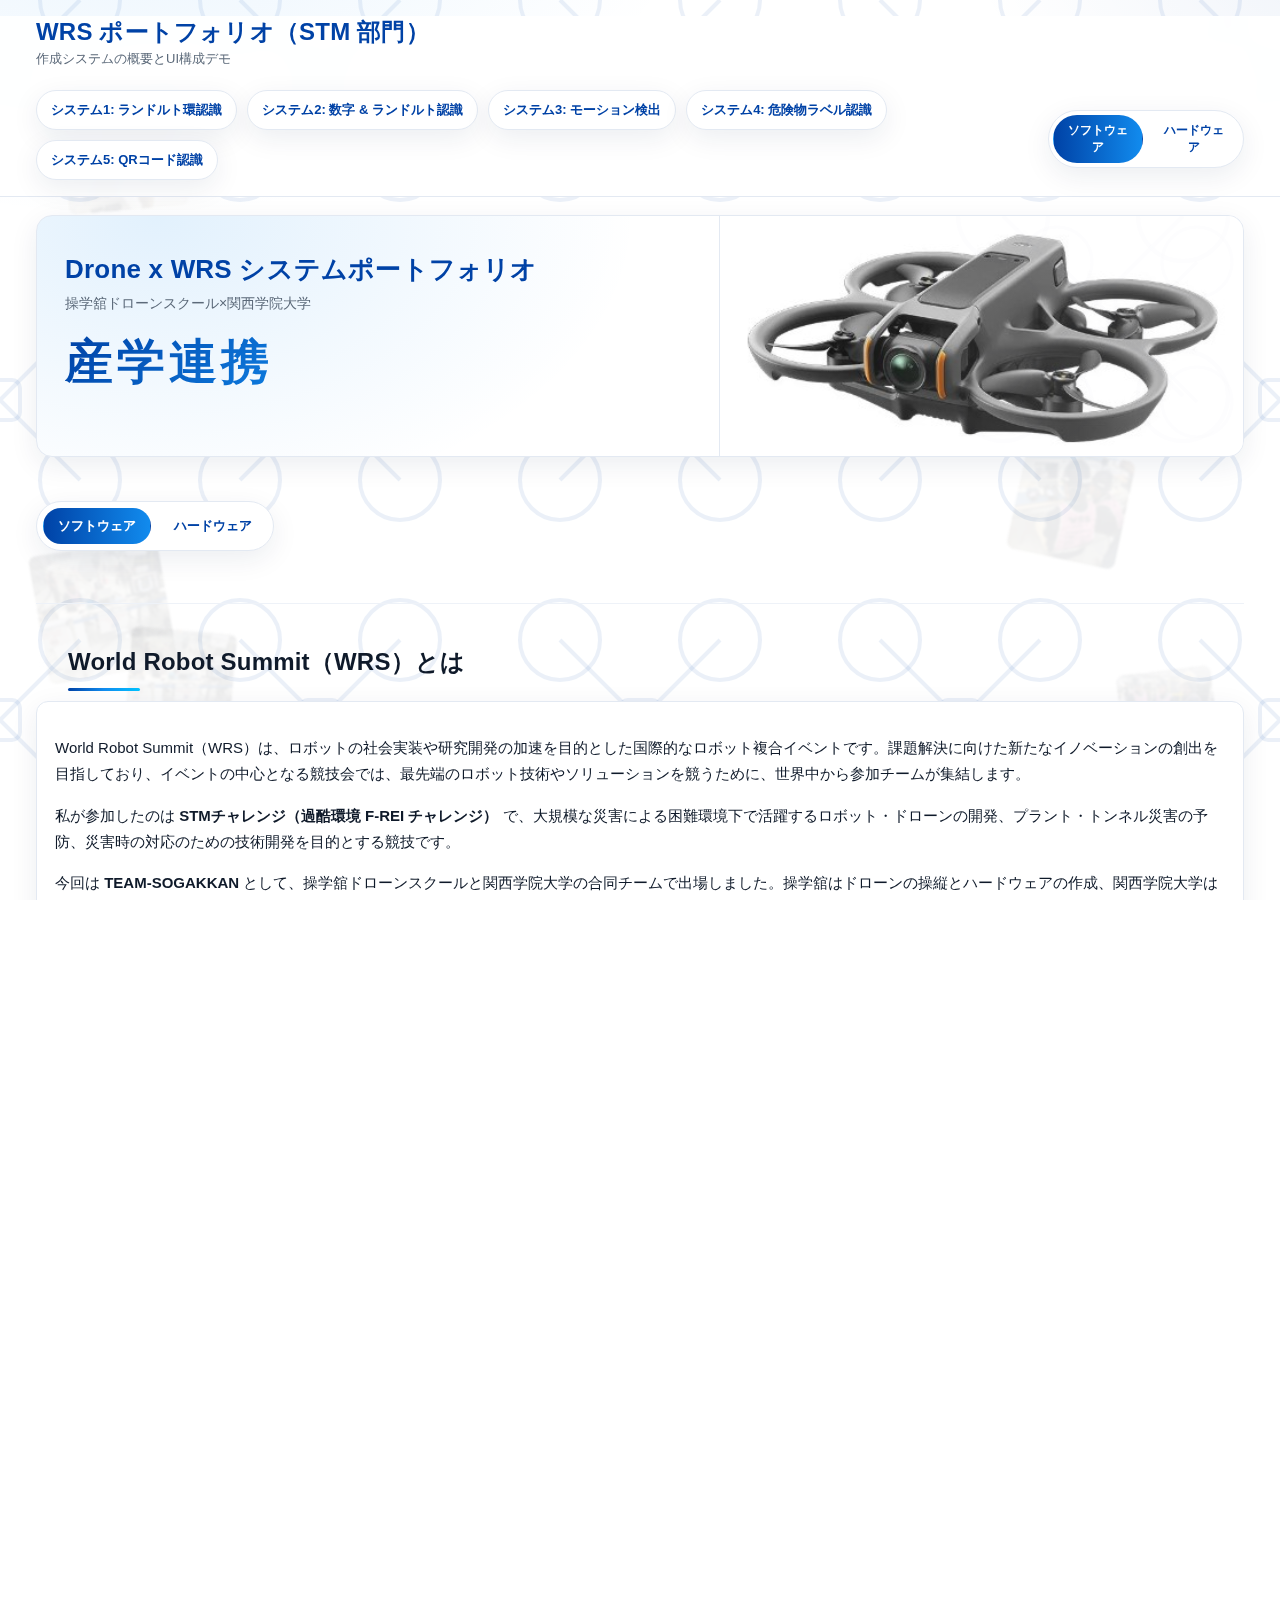
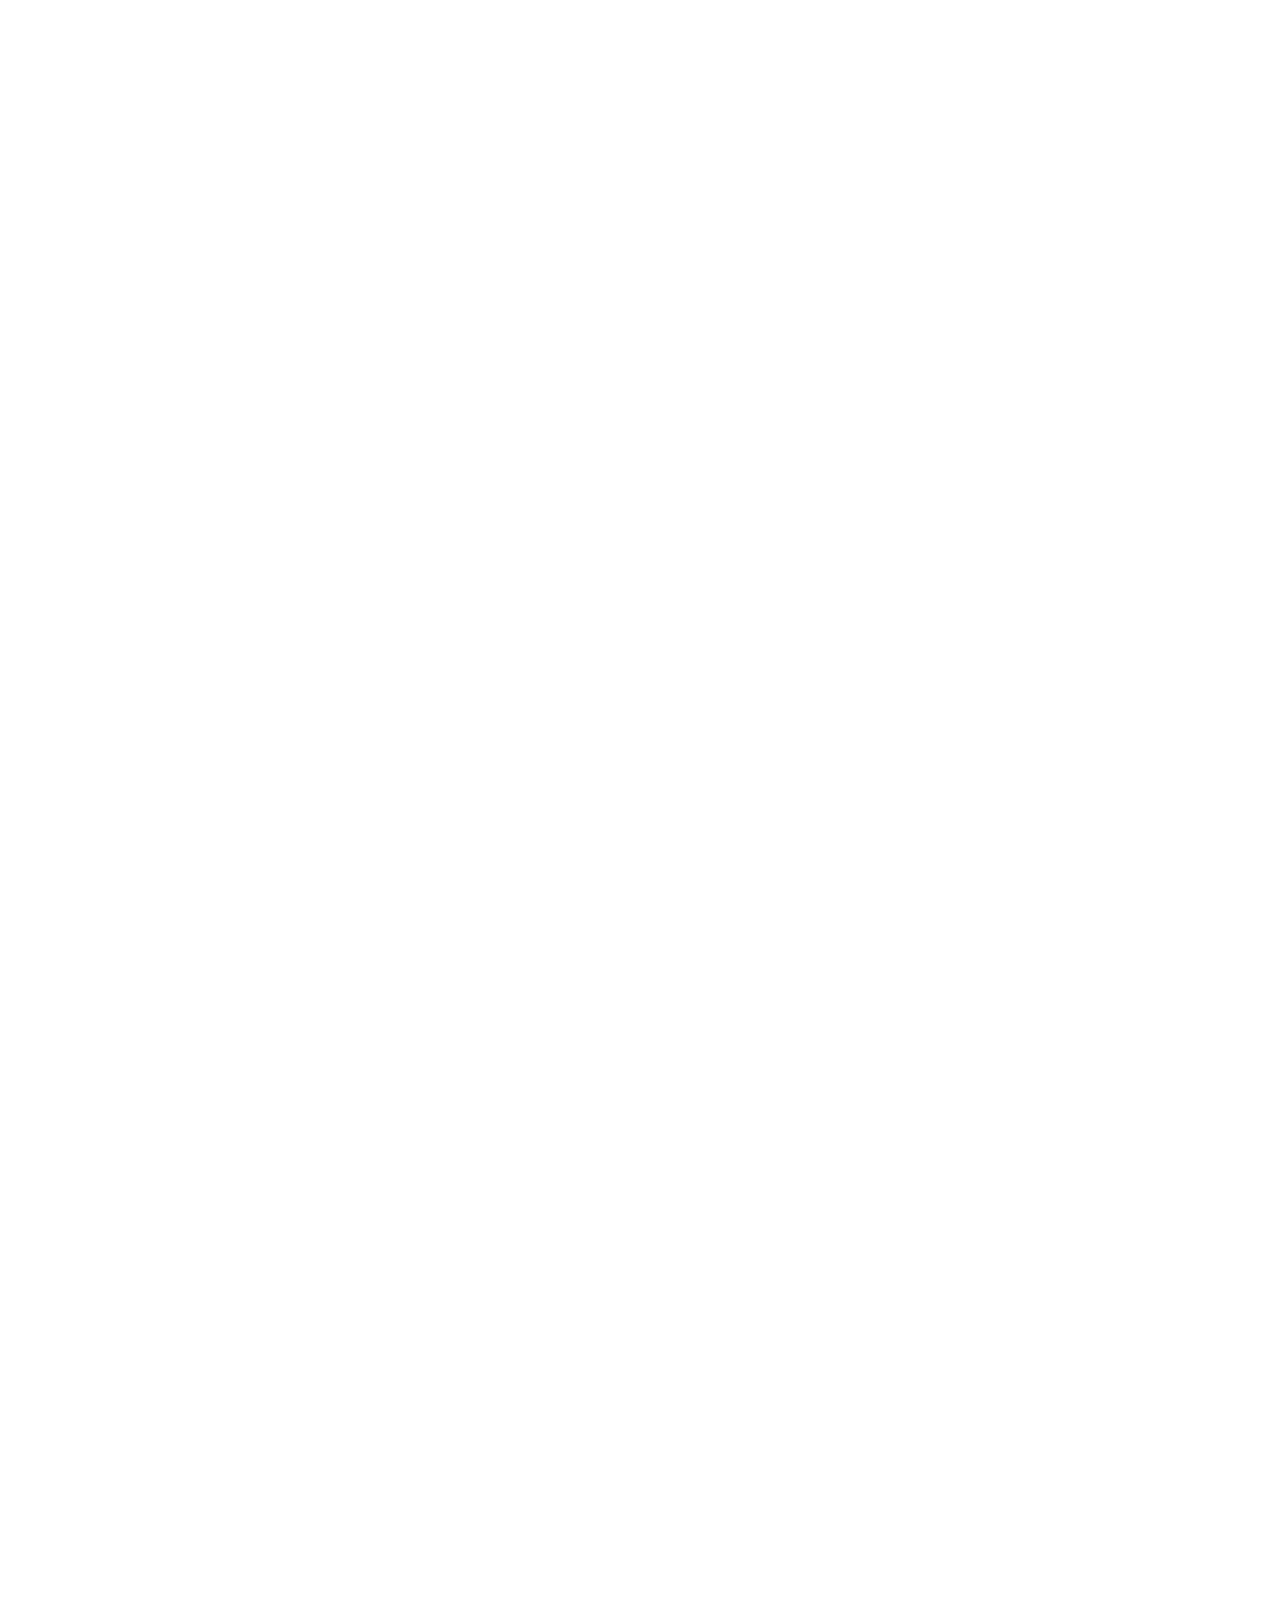
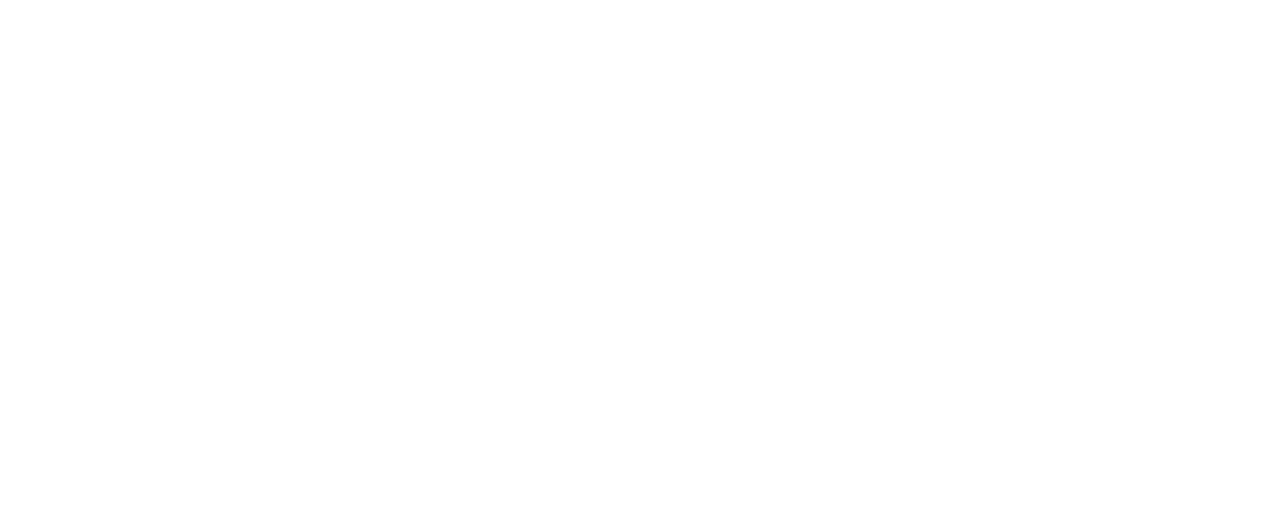
<file: index.html>
<!DOCTYPE html>
<html lang="ja" style="scroll-behavior: auto;">
<head>
    <meta charset="UTF-8">
    <meta name="viewport" content="width=device-width, initial-scale=1.0">
    <title>WRS ポートフォリオ | STM 部門</title>
    <style>
        html, body {
            overflow-x: hidden;
        }
        html {
            scroll-padding-top: 0;
        }
    </style>
    <link rel="stylesheet" href="styles.css">
</head>
<body style="overflow-x: hidden;">
    <!-- Background decoration images -->
    <img class="bg-decoration" src="images2/メンバー/yousu.jpg" alt="" style="top: 10%; left: 5%; width: 120px; height: 120px; transform: rotate(-5deg);">
    <img class="bg-decoration" src="images2/メンバー/yousu (2).jpg" alt="" style="top: 30%; right: 8%; width: 100px; height: 100px; transform: rotate(8deg);">
    <img class="bg-decoration" src="images2/メンバー/yousu3.jpg" alt="" style="bottom: 25%; left: 3%; width: 130px; height: 130px; transform: rotate(-10deg);">
    <img class="bg-decoration" src="images2/メンバー/yousu4.jpg" alt="" style="top: 50%; right: 12%; width: 110px; height: 110px; transform: rotate(12deg);">
    <img class="bg-decoration" src="images2/メンバー/yousu.jpg" alt="" style="bottom: 15%; right: 5%; width: 95px; height: 95px; transform: rotate(-7deg);">
    <img class="bg-decoration" src="images2/メンバー/yousu3.jpg" alt="" style="top: 70%; left: 10%; width: 105px; height: 105px; transform: rotate(5deg);">
    
    <header class="site-header">
        <div class="container">
            <h1>WRS ポートフォリオ（STM 部門）</h1>
            <p class="subtitle">作成システムの概要とUI構成デモ</p>
            <div style="display:flex; gap:12px; align-items:center; justify-content:space-between;">
                <nav class="top-nav nav-group active" data-scope="software">
                    <a href="system1.html" data-tooltip="ランドルト環認識">システム1: ランドルト環認識</a>
                    <a href="system2.html" data-tooltip="数字 & ランドルト認識">システム2: 数字 & ランドルト認識</a>
                    <a href="system3.html" data-tooltip="モーション検出">システム3: モーション検出</a>
                    <a href="system4.html" data-tooltip="危険物ラベル認識">システム4: 危険物ラベル認識</a>
                    <a href="system5.html" data-tooltip="QRコード認識">システム5: QRコード認識</a>
                </nav>
                <nav class="top-nav nav-group" data-scope="hardware">
                    <a href="hardware1.html" data-tooltip="防水機体（IPX2相当）">HW1: 防水機体</a>
                    <a href="hardware2.html" data-tooltip="サンプル回収機体（ビー玉回収）">HW2: サンプル回収機体</a>
                    <a href="hardware3.html" data-tooltip="拭き取り機体">HW3: 拭き取り機体</a>
                    <a href="hardware4.html" data-tooltip="デフォルト装備機体（照明＋プロペラガード）">HW4: デフォルト装備機体</a>
                </nav>
                <div class="tabs tabs--mini" id="header-tabs">
                    <button type="button" data-target="#software" class="active">ソフトウェア</button>
                    <button type="button" data-target="#hardware">ハードウェア</button>
                </div>
            </div>
        </div>
    </header>

    <main class="container">
        <section class="hero hero--with-photo">
            <div class="hero-inner">
                <div class="hero-copy">
                    <h2>Drone x WRS システムポートフォリオ</h2>
                    <p>操学舘ドローンスクール×関西学院大学</p>
                    <div class="hero-academic">産学連携</div>
                </div>
                <div class="hero-media" id="hero-slideshow">
                    <div class="hero-slide active" style="background-image:url('image/AVATA2_simple.jpg');"></div>
                    <div class="hero-slide" style="background-image:url('images2/メンバー/top.jpg');"></div>
                </div>
            </div>
        </section>
        <section class="system-section" id="portfolio-tabs-section">
            <div class="tabs" id="portfolio-tabs">
                <button type="button" data-target="#software" class="active">ソフトウェア</button>
                <button type="button" data-target="#hardware">ハードウェア</button>
            </div>
        </section>

        <section class="system-section portfolio-section active" id="software">
            <h2>World Robot Summit（WRS）とは</h2>
            <div class="text-panel">
                <p>World Robot Summit（WRS）は、ロボットの社会実装や研究開発の加速を目的とした国際的なロボット複合イベントです。課題解決に向けた新たなイノベーションの創出を目指しており、イベントの中心となる競技会では、最先端のロボット技術やソリューションを競うために、世界中から参加チームが集結します。</p>
                <p>私が参加したのは <strong>STMチャレンジ（過酷環境 F-REI チャレンジ）</strong> で、大規模な災害による困難環境下で活躍するロボット・ドローンの開発、プラント・トンネル災害の予防、災害時の対応のための技術開発を目的とする競技です。</p>
                <p>今回は <strong>TEAM-SOGAKKAN</strong> として、操学舘ドローンスクールと関西学院大学の合同チームで出場しました。操学舘はドローンの操縦とハードウェアの作成、関西学院大学はソフトウェアの作成を主に担当しました。</p>
            </div>
        </section>

        <section class="system-section portfolio-section active" id="software">
            <h2>産学連携パートナー</h2>
            <div class="partner-grid">
                <div class="partner-card">
                    <h3>操学舘ドローンスクール</h3>
                    <div class="partner-links">
                        <a href="https://sogakkan.jp/" target="_blank" rel="noopener noreferrer" class="partner-link">ホームページ</a>
                        <a href="https://www.instagram.com/sds__school?igsh=MXFhcTIyZWtuYWFpOQ==" target="_blank" rel="noopener noreferrer" class="partner-link partner-link-instagram">Instagram</a>
                    </div>
                    <div class="text-panel" style="margin-top: 12px;">
                        <p>「人とテクノロジーが調和した社会」を目指すべき時期に来ています。操学舘は、テクノロジーに頼り過ぎず、人を排除しない世界を目指し、「リモートモビリティ」に関する最新技術と技能を提供する「学び直しの道場」として、職業能力向上を支援します。操学舘は、資格取得から実践訓練まで、すべてのサービスを提供し、他の産業分野でも高いスキルの習得を支援します。</p>
                        <p style="margin-top: 12px;"><strong>今回のWRSプロジェクトではハードウェアの作成と操縦を担当</strong></p>
                    </div>
                </div>
                
                <div class="partner-card">
                    <h3>関西学院大学 山田ゼミ</h3>
                    <div class="partner-links">
                        <a href="https://blackmouse8.sakura.ne.jp/top.html" target="_blank" rel="noopener noreferrer" class="partner-link">ゼミホームページ</a>
                    </div>
                    <div class="text-panel" style="margin-top: 12px;">
                        <p>山田孝子教授のご指導の下文理融合学部の強みを生かし、広い視野を持って研究を行っています。当ゼミでは、「最先端技術の融合とその社会的影響」を中心に多様な研究を行い、実社会で直面する課題を解決するためのプロジェクトを推進します。特に、ドローン技術を活用した研究は注目されており、技術革新が経営や業務プロセスに与える影響を探求しています。学生は個人だけでなく、チーム単位でも実践的な問題解決能力を磨いています。</p>
                        <p style="margin-top: 12px;"><strong>今回のWRSではソフトウェアの開発を担当</strong></p>
                    </div>
                </div>
            </div>
        </section>

        <section class="system-section portfolio-section active" id="software">
            <h2>このポートフォリオについて</h2>
            <div class="text-panel">
                <p>本ポートフォリオサイトでは、<strong>WRS2025 TeamSogakkn</strong>としてWorld Robot Summit（WRS）STMチャレンジに向けて開発したソフトウェアシステムとハードウェア機体について、詳細な情報を紹介しています。</p>
                
                <h3 style="margin-top: 20px; margin-bottom: 12px; color: var(--accent); font-size: 18px;">ソフトウェアについて</h3>
                <p>各ソフトウェアシステムのページでは、画面配置（左上・右上・右下・左下）の意図をテキストで説明し、画像は用意されたサンプルをギャラリーとして掲載しています。ギャラリー画像はクリックで拡大（ライトボックス表示）できます。</p>
                <ul>
                    <li>システム1：ランドルト環認識</li>
                    <li>システム2：数字＆ランドルト認識</li>
                    <li>システム3：モーション検出</li>
                    <li>システム4：危険物ラベル認識</li>
                    <li>システム5：QRコード認識</li>
                </ul>

                <h3 style="margin-top: 24px; margin-bottom: 12px; color: var(--accent); font-size: 18px;">ハードウェアについて</h3>
                <p>各ハードウェア機体のページでは、課題説明、機体概要、実装概要、仕様、操作手順、設計上の工夫などを詳しく説明しています。各機体の画像もギャラリー形式で掲載しています。</p>
                <ul>
                    <li>ハードウェア1：防水機体（IPX2相当）</li>
                    <li>ハードウェア2：サンプル回収機体（ビー玉回収）</li>
                    <li>ハードウェア3：拭き取り機体</li>
                    <li>ハードウェア4：デフォルト装備機体（照明＋プロペラガード）</li>
                </ul>

                <p style="margin-top: 20px;"><strong>各ページは上部ナビゲーションから移動できます。</strong>詳細はそれぞれのページをご覧ください。</p>
            </div>
        </section>

        <section class="system-section portfolio-section active" id="software">
            <h2>各システムの概要</h2>
            <p class="desc">下記リンクから各システムの詳細ページへ移動し、ギャラリー画像をクリックして拡大表示できます。</p>
        </section>

        <section class="system-section portfolio-section active" id="software" style="scroll-margin-top: 80px;">
            <div class="software-cards">
                <a class="software-card" href="system1.html">
                    <div class="software-card-image">
                        <img src="images2/randoruto-wn1.png" alt="ランドルト環認識システム">
                    </div>
                    <div class="software-card-content">
                        <h3>システム1：ランドルト環認識システム</h3>
                        <p class="software-card-description">ランドルト環の切れ目方向をリアルタイムに推定し、複数対象にも頑健に対応する認識・可視化を行う課題。</p>
                        <div class="software-card-features">
                            <span class="feature-tag">YOLO認識</span>
                            <span class="feature-tag">画像処理</span>
                            <span class="feature-tag">リアルタイム</span>
                        </div>
                    </div>
                </a>

                <a class="software-card" href="system2.html">
                    <div class="software-card-image">
                        <img src="images2/number-n.png" alt="数字 & ランドルト認識システム">
                    </div>
                    <div class="software-card-content">
                        <h3>システム2：数字 & ランドルト認識システム</h3>
                        <p class="software-card-description">数字とランドルト環を同一パイプラインで同時に検出・分類し、結果を視覚とテキストで即時提示する統合認識課題。</p>
                        <div class="software-card-features">
                            <span class="feature-tag">統合認識</span>
                            <span class="feature-tag">テキスト出力</span>
                            <span class="feature-tag">複数検出</span>
                        </div>
                    </div>
                </a>

                <a class="software-card" href="system3.html">
                    <div class="software-card-image">
                        <img src="images2/motion-n.png" alt="モーション検出">
                    </div>
                    <div class="software-card-content">
                        <h3>システム3：モーション検出</h3>
                        <p class="software-card-description">動体をリアルタイムに検出し、追跡・動きの可視化を行うことで安全監視や進捗観察を支援する課題。</p>
                        <div class="software-card-features">
                            <span class="feature-tag">動体検出</span>
                            <span class="feature-tag">追跡</span>
                            <span class="feature-tag">可視化</span>
                        </div>
                    </div>
                </a>

                <a class="software-card" href="system4.html">
                    <div class="software-card-image">
                        <img src="images2/kikinbutu-n.png" alt="危険物ラベル認識">
                    </div>
                    <div class="software-card-content">
                        <h3>システム4：危険物ラベル認識</h3>
                        <p class="software-card-description">容器や掲示物から危険物ラベル（GHS 等）を自動認識し、クラスや注意喚起情報を提示して安全確認を支援する課題。</p>
                        <div class="software-card-features">
                            <span class="feature-tag">GHS認識</span>
                            <span class="feature-tag">安全確認</span>
                            <span class="feature-tag">自動認識</span>
                        </div>
                    </div>
                </a>

                <a class="software-card" href="system5.html">
                    <div class="software-card-image">
                        <img src="images2/QRn.png" alt="QRコード認識">
                    </div>
                    <div class="software-card-content">
                        <h3>システム5：QRコード認識</h3>
                        <p class="software-card-description">QRコードを高速に読み取り、リンクやテキスト等の内容を即時に提示・参照できるようにし、現場の情報取得を効率化する課題。</p>
                        <div class="software-card-features">
                            <span class="feature-tag">QR読み取り</span>
                            <span class="feature-tag">情報取得</span>
                            <span class="feature-tag">高速処理</span>
                        </div>
                    </div>
                </a>
            </div>
        </section>

        <section class="system-section portfolio-section" id="hardware">
            <h2>このポートフォリオについて</h2>
            <div class="text-panel">
                <p>本ポートフォリオサイトでは、<strong>WRS2025 TeamSogakkn</strong>としてWorld Robot Summit（WRS）STMチャレンジに向けて開発したソフトウェアシステムとハードウェア機体について、詳細な情報を紹介しています。</p>
                
                <h3 style="margin-top: 20px; margin-bottom: 12px; color: var(--accent); font-size: 18px;">ソフトウェアについて</h3>
                <p>各ソフトウェアシステムのページでは、画面配置（左上・右上・右下・左下）の意図をテキストで説明し、画像は用意されたサンプルをギャラリーとして掲載しています。ギャラリー画像はクリックで拡大（ライトボックス表示）できます。</p>
                <ul>
                    <li>システム1：ランドルト環認識</li>
                    <li>システム2：数字＆ランドルト認識</li>
                    <li>システム3：モーション検出</li>
                    <li>システム4：危険物ラベル認識</li>
                    <li>システム5：QRコード認識</li>
                </ul>

                <h3 style="margin-top: 24px; margin-bottom: 12px; color: var(--accent); font-size: 18px;">ハードウェアについて</h3>
                <p>各ハードウェア機体のページでは、課題説明、機体概要、実装概要、仕様、操作手順、設計上の工夫などを詳しく説明しています。各機体の画像もギャラリー形式で掲載しています。</p>
                <ul>
                    <li>ハードウェア1：防水機体（IPX2相当）</li>
                    <li>ハードウェア2：サンプル回収機体（ビー玉回収）</li>
                    <li>ハードウェア3：拭き取り機体</li>
                    <li>ハードウェア4：デフォルト装備機体（照明＋プロペラガード）</li>
                </ul>

                <p style="margin-top: 20px;"><strong>各ページは上部ナビゲーションから移動できます。</strong>詳細はそれぞれのページをご覧ください。</p>
            </div>
        </section>

        <section class="system-section portfolio-section" id="hardware">
            <h2>WRS2025 TeamSogakkn ハードウェア説明</h2>
            <div class="text-panel">
                <p>WRS2025に向けて開発した4種類の機体について、詳細な仕様と設計思想を紹介します。なお、掲載する各機体は<strong>WRS2025 TeamSogakkn</strong>が設計・制作したものです。</p>
            </div>
            <div class="hardware-placeholder">
                <a class="hardware-card" href="hardware4.html">
                    <div class="hardware-card-image">
                        <img src="images2/① デフォルト装備機体/1_正面_ デフォルト装備機体.jpg" alt="デフォルト装備機体">
                    </div>
                    <div class="hardware-card-content">
                        <h3>ハードウェア4：デフォルト装備機体（照明＋プロペラガード）</h3>
                        <p>DJI Avata 2をベースに照明およびプロペラガードとバッテリーユニットを一体化したモジュールを標準装備した基本モデル。</p>
                    </div>
                </a>
                <a class="hardware-card" href="hardware1.html">
                    <div class="hardware-card-image">
                        <img src="images2/②防水機体/1_防水機体.jpg" alt="防水機体">
                    </div>
                    <div class="hardware-card-content">
                        <h3>ハードウェア1：防水機体（IPX2相当）</h3>
                        <p>デフォルト装備機体をベースに防水処理を施行しIPX2相当の防水性能を備えたモデル。災害現場での点検や探索飛行対応を想定。</p>
                    </div>
                </a>
                <a class="hardware-card" href="hardware2.html">
                    <div class="hardware-card-image">
                        <img src="images2/③ サンプル回収機体/1_斜め上_サンプル回収.jpg" alt="サンプル回収機体">
                    </div>
                    <div class="hardware-card-content">
                        <h3>ハードウェア2：サンプル回収機体（ビー玉回収）</h3>
                        <p>デフォルト装備機体をベースに機体下部へサンプル回収モジュールを搭載。二輪走行機構により空中飛行と地上走行を切り替え可能。</p>
                    </div>
                </a>
                <a class="hardware-card" href="hardware3.html">
                    <div class="hardware-card-image">
                        <img src="images2/④ 拭き取り機体/1_斜め上_拭取り機体.jpg" alt="拭き取り機体">
                    </div>
                    <div class="hardware-card-content">
                        <h3>ハードウェア3：拭き取り機体</h3>
                        <p>デフォルト装備機体をベースに機体上部へ拭き取りモジュールを搭載。アーム先端に布材を装着し対象面へ押し当てて拭き取り動作を行う。</p>
                    </div>
                </a>
            </div>
        </section>
    </main>

    <footer class="site-footer">
        <div class="container">
            <div class="footer-content">
                <small>© 2025 WRS | STM 部門</small>
                <div class="footer-links">
                    <a href="https://sogakkan.jp/" target="_blank" rel="noopener noreferrer" class="footer-link">
                        操学舘ドローンスクール
                    </a>
                    <a href="https://www.instagram.com/sds__school?igsh=MXFhcTIyZWtuYWFpOQ==" target="_blank" rel="noopener noreferrer" class="footer-link footer-link-instagram">
                        Instagram
                    </a>
                </div>
            </div>
        </div>
    </footer>

    <script src="script.js"></script>
 </body>
 </html>
</file>
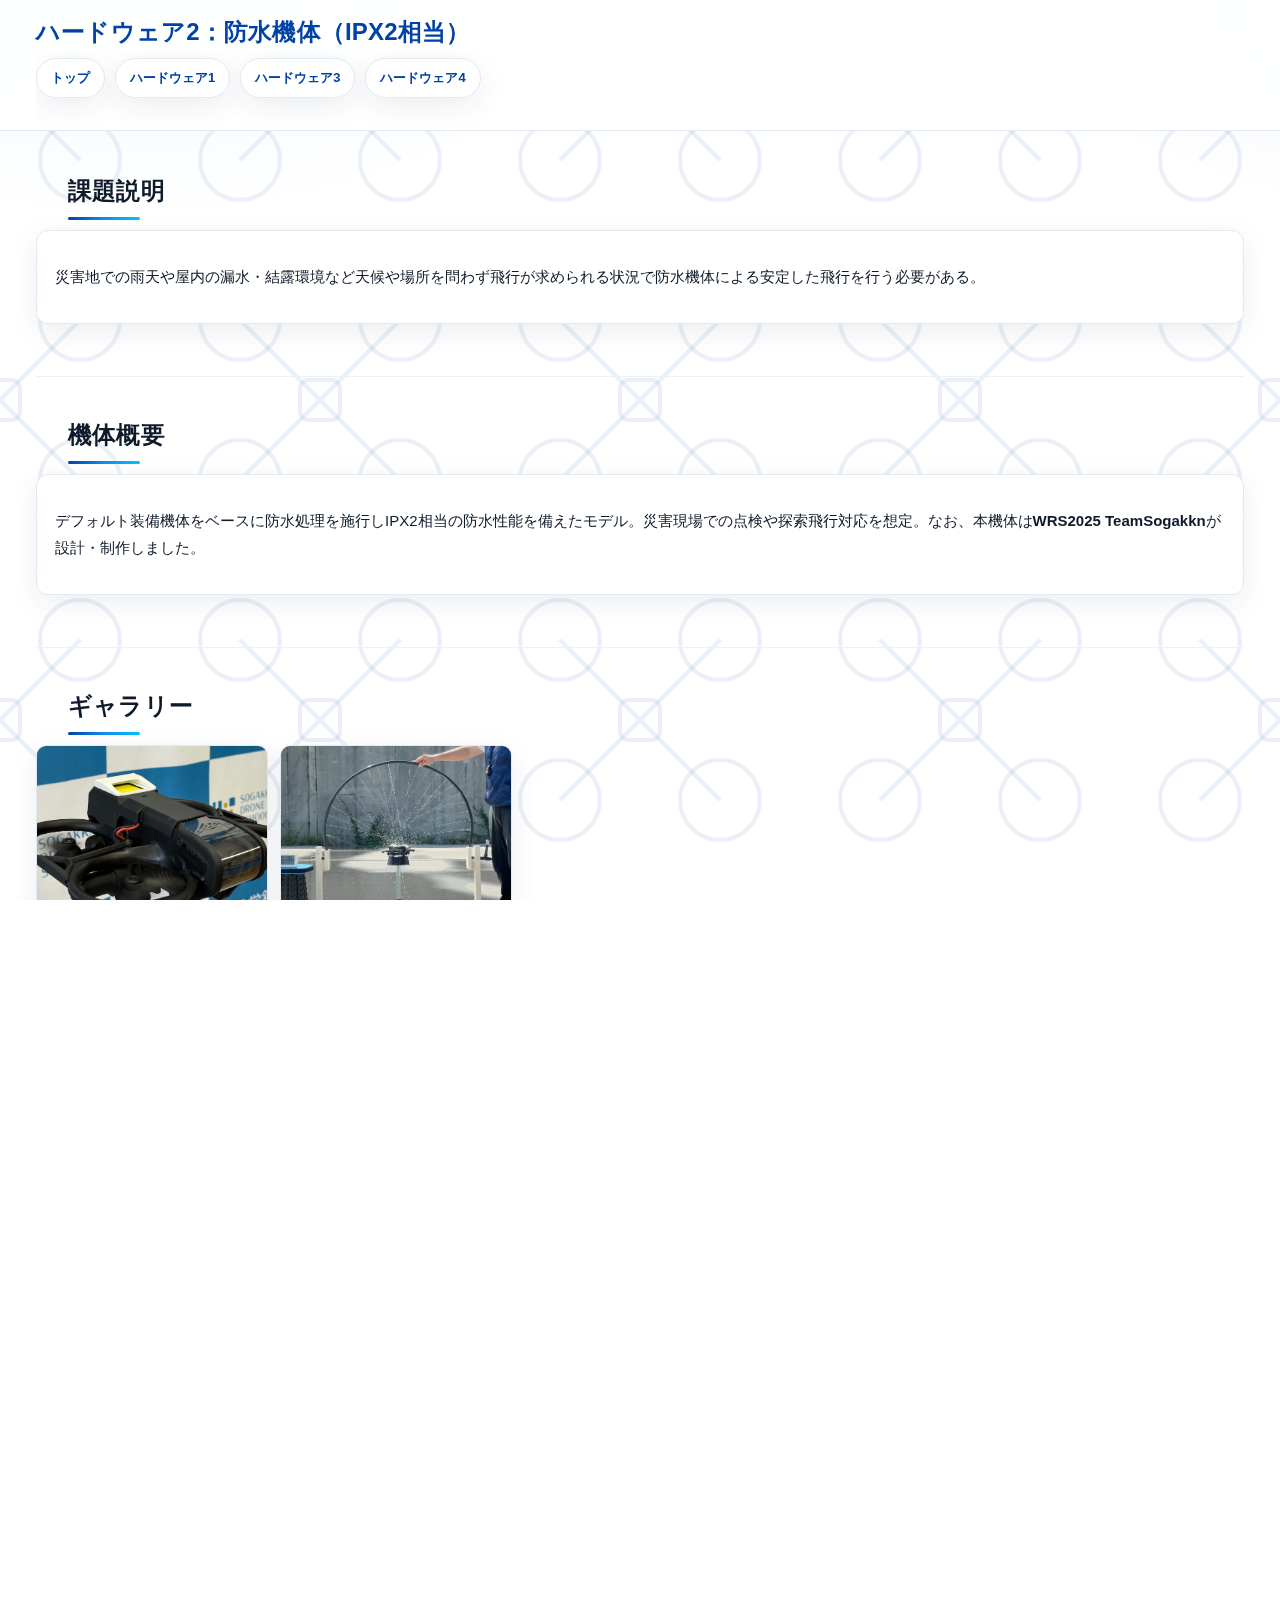
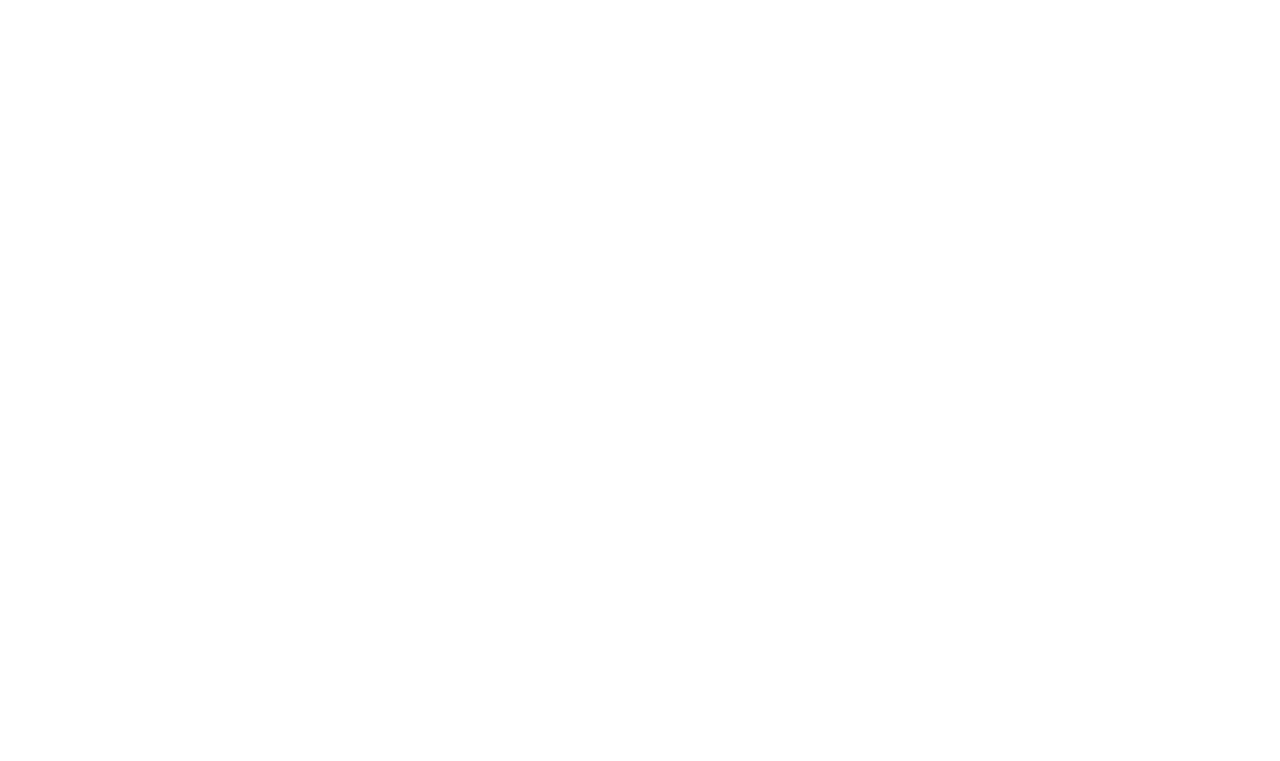
<file: hardware1.html>
<!DOCTYPE html>
<html lang="ja">
<head>
    <meta charset="UTF-8">
    <meta name="viewport" content="width=device-width, initial-scale=1.0">
    <title>ハードウェア2｜防水機体（IPX2相当）</title>
    <link rel="stylesheet" href="styles.css">
</head>
<body>
    <header class="site-header">
        <div class="container">
            <div class="header-top">
                <div class="header-title-group">
                    <h1>ハードウェア2：防水機体（IPX2相当）</h1>
                </div>
                <button id="mobile-menu-toggle" class="mobile-menu-toggle" aria-label="メニューを開く" type="button">
                    <span></span>
                    <span></span>
                    <span></span>
                </button>
            </div>
            <nav id="header-navigation" class="header-navigation collapsed">
                <div class="nav-wrapper">
                    <nav class="top-nav">
                        <a href="index.html" data-tooltip="トップへ戻る">トップ</a>
                        <a href="hardware4.html" data-tooltip="デフォルト装備機体">ハードウェア1</a>
                        <a href="hardware2.html" data-tooltip="サンプル回収機体">ハードウェア3</a>
                        <a href="hardware3.html" data-tooltip="ふき取り機体">ハードウェア4</a>
                    </nav>
                </div>
            </nav>
        </div>
    </header>

    <main class="container">
        <section class="system-section">
            <h2>課題説明</h2>
            <div class="text-panel">
                <p>災害地での雨天や屋内の漏水・結露環境など天候や場所を問わず飛行が求められる状況で防水機体による安定した飛行を行う必要がある。</p>
            </div>
        </section>

        <section class="system-section">
            <h2>機体概要</h2>
            <div class="text-panel">
                <p>デフォルト装備機体をベースに防水処理を施行しIPX2相当の防水性能を備えたモデル。災害現場での点検や探索飛行対応を想定。なお、本機体は<strong>WRS2025 TeamSogakkn</strong>が設計・制作しました。</p>
            </div>
        </section>

        <section class="system-section">
            <h2>ギャラリー</h2>
            <div class="gallery">
                <img src="images2/②防水機体/1_防水機体.jpg" alt="防水機体">
                <img src="images2/②防水機体/2_防水試験.jpg" alt="防水試験">
            </div>
        </section>

        <section class="system-section">
            <h2>実装概要</h2>
            <div class="text-panel">
                <ul>
                    <li><strong>防水コーティング</strong>：機体全体にラバーコーティングを施しボディの隙間からの浸水を防止</li>
                    <li><strong>防滴カバー</strong>：モーター上部と開口部を覆い上方向からの水滴侵入を防止</li>
                    <li><strong>照明</strong>：密閉型カバー付きLEDを搭載し暗所での視認性を確保</li>
                </ul>
            </div>
        </section>

        <section class="system-section">
            <h2>防水試験条件</h2>
            <div class="text-panel">
                <h3>散水条件</h3>
                <ul>
                    <li><strong>方法</strong>：上方からのシャワー噴霧（参考規格：IPX3）</li>
                    <li><strong>時間</strong>：合計10分以上</li>
                    <li><strong>角度</strong>：鉛直から±60°以内</li>
                    <li><strong>流量</strong>：2850mℓ／分</li>
                </ul>
                <p>※IPX3の試験方法を参考に実施したが、規定の流量を再現できなかったため、本試験の防水性能評価はIPX2相当として扱う</p>
            </div>
        </section>

        <section class="system-section">
            <h2>仕様</h2>
            <div class="text-panel">
                <ul>
                    <li><strong>防水レベル</strong>：IPX2相当</li>
                    <li><strong>重量</strong>：総重量337.5g（ノーマル機体）＋99.2g（照明 プロペラガード バッテリーケースを含む）</li>
                </ul>
            </div>
        </section>

        <section class="system-section">
            <h2>設計上の工夫</h2>
            <div class="text-panel">
                <ul>
                    <li><strong>防水カバー</strong>：カメラ周辺の開口部は大きく水の侵入経路となる最も重要なポイントであった 一方でカメラの視認性も確保する必要があったため 高い耐衝撃性 透明度 加工性を併せ持つポリカーボネート素材を採用 これにより防水カバーを装着しても十分な視認性を維持することができた</li>
                    <li><strong>保守性</strong>：防水コーティングが部分的に欠損 損傷した場合でも該当箇所のみを補修可能な施工方式とすることでメンテナンス性を大幅に向上させた</li>
                </ul>
            </div>
        </section>
    </main>

    <footer class="site-footer">
        <div class="container">
            <div class="footer-content">
                <small>© 2025 WRS | STM 部門<br>提供：WRS運営事務局</small>
                <div class="footer-links">
                    <a href="https://sogakkan.jp/" target="_blank" rel="noopener noreferrer" class="footer-link">
                        操学舘ドローンスクール
                    </a>
                    <a href="https://www.instagram.com/sds__school?igsh=MXFhcTIyZWtuYWFpOQ==" target="_blank" rel="noopener noreferrer" class="footer-link footer-link-instagram">
                        Instagram
                    </a>
                </div>
            </div>
        </div>
    </footer>

    <script src="script.js"></script>
</body>
</html>
</file>
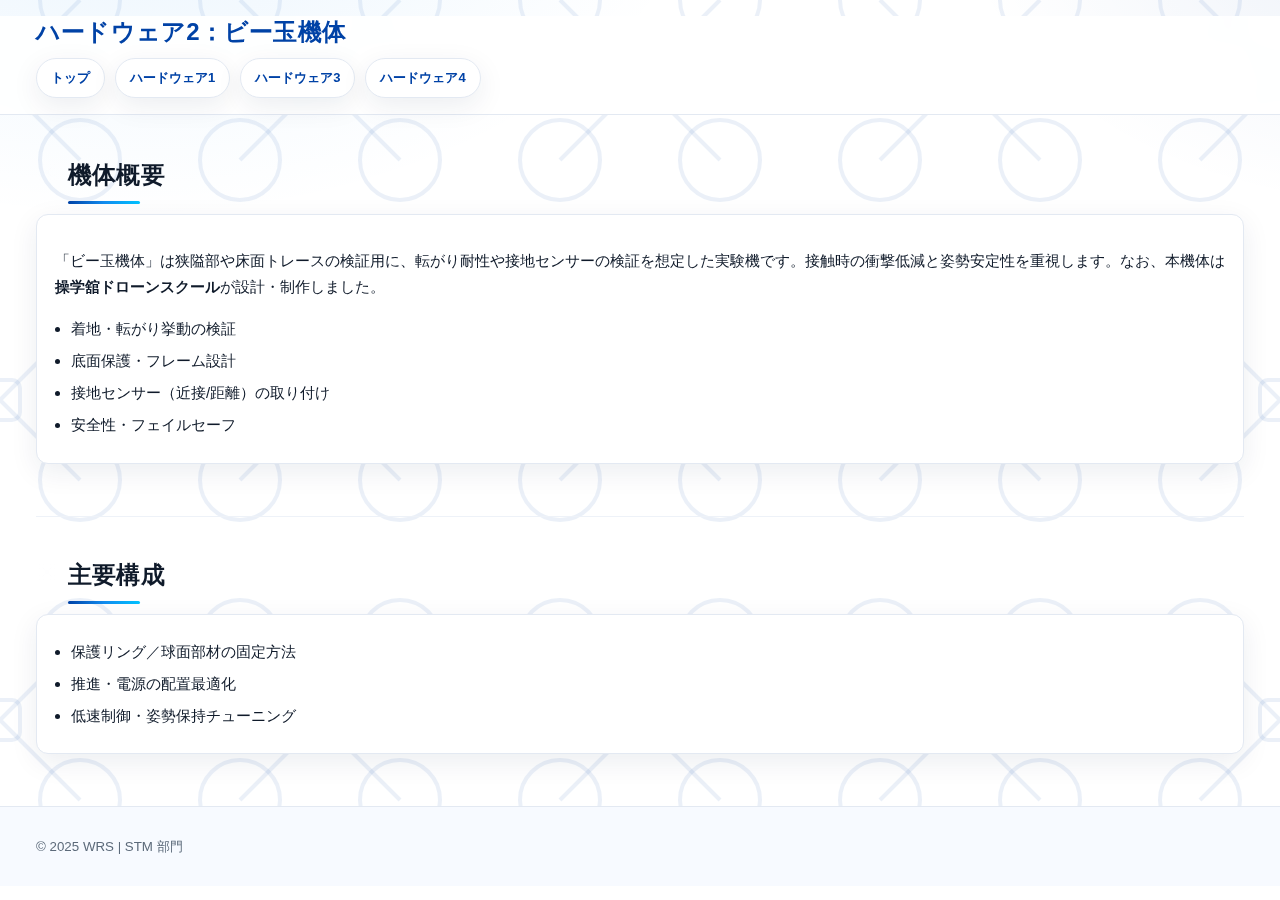
<file: hardware2.html>
<!DOCTYPE html>
<html lang="ja">
<head>
    <meta charset="UTF-8">
    <meta name="viewport" content="width=device-width, initial-scale=1.0">
    <title>ハードウェア2｜ビー玉機体</title>
    <link rel="stylesheet" href="styles.css">
</head>
<body>
    <header class="site-header">
        <div class="container">
            <h1>ハードウェア2：ビー玉機体</h1>
            <nav class="top-nav">
                <a href="index.html" data-tooltip="トップへ戻る">トップ</a>
                <a href="hardware1.html" data-tooltip="防水機体">ハードウェア1</a>
                <a href="hardware3.html" data-tooltip="ふき取り機体">ハードウェア3</a>
                <a href="hardware4.html" data-tooltip="ノーマル機体">ハードウェア4</a>
            </nav>
        </div>
    </header>

    <main class="container">
        <section class="system-section">
            <h2>機体概要</h2>
            <div class="text-panel">
                <p>「ビー玉機体」は狭隘部や床面トレースの検証用に、転がり耐性や接地センサーの検証を想定した実験機です。接触時の衝撃低減と姿勢安定性を重視します。なお、本機体は<strong>操学舘ドローンスクール</strong>が設計・制作しました。</p>
                <ul>
                    <li>着地・転がり挙動の検証</li>
                    <li>底面保護・フレーム設計</li>
                    <li>接地センサー（近接/距離）の取り付け</li>
                    <li>安全性・フェイルセーフ</li>
                </ul>
            </div>
        </section>

        <section class="system-section">
            <h2>主要構成</h2>
            <div class="text-panel">
                <ul>
                    <li>保護リング／球面部材の固定方法</li>
                    <li>推進・電源の配置最適化</li>
                    <li>低速制御・姿勢保持チューニング</li>
                </ul>
            </div>
        </section>
    </main>

    <footer class="site-footer">
        <div class="container">
            <small>© 2025 WRS | STM 部門</small>
        </div>
    </footer>

    <script src="script.js"></script>
</body>
</html>
</file>
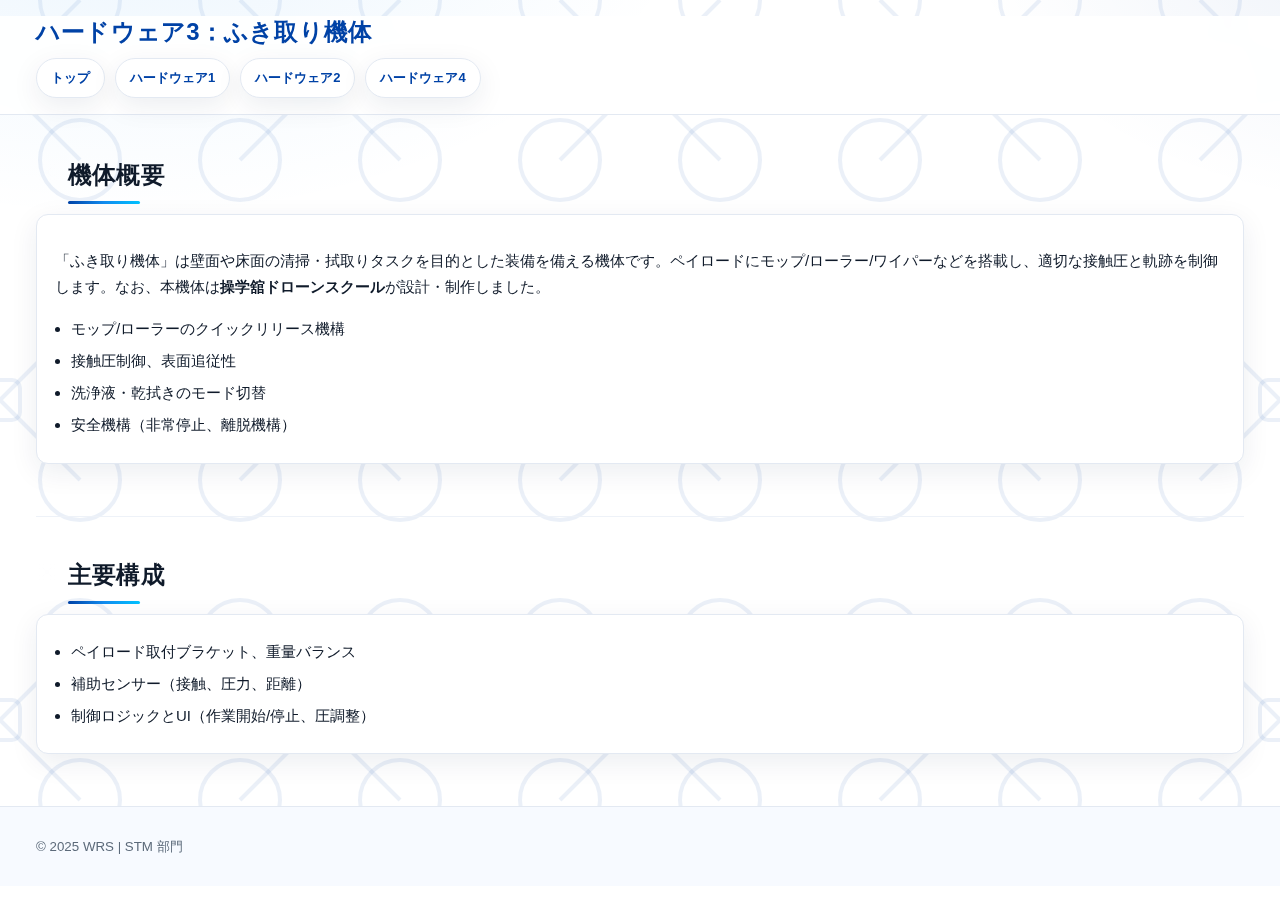
<file: hardware3.html>
<!DOCTYPE html>
<html lang="ja">
<head>
    <meta charset="UTF-8">
    <meta name="viewport" content="width=device-width, initial-scale=1.0">
    <title>ハードウェア3｜ふき取り機体</title>
    <link rel="stylesheet" href="styles.css">
</head>
<body>
    <header class="site-header">
        <div class="container">
            <h1>ハードウェア3：ふき取り機体</h1>
            <nav class="top-nav">
                <a href="index.html" data-tooltip="トップへ戻る">トップ</a>
                <a href="hardware1.html" data-tooltip="防水機体">ハードウェア1</a>
                <a href="hardware2.html" data-tooltip="ビー玉機体">ハードウェア2</a>
                <a href="hardware4.html" data-tooltip="ノーマル機体">ハードウェア4</a>
            </nav>
        </div>
    </header>

    <main class="container">
        <section class="system-section">
            <h2>機体概要</h2>
            <div class="text-panel">
                <p>「ふき取り機体」は壁面や床面の清掃・拭取りタスクを目的とした装備を備える機体です。ペイロードにモップ/ローラー/ワイパーなどを搭載し、適切な接触圧と軌跡を制御します。なお、本機体は<strong>操学舘ドローンスクール</strong>が設計・制作しました。</p>
                <ul>
                    <li>モップ/ローラーのクイックリリース機構</li>
                    <li>接触圧制御、表面追従性</li>
                    <li>洗浄液・乾拭きのモード切替</li>
                    <li>安全機構（非常停止、離脱機構）</li>
                </ul>
            </div>
        </section>

        <section class="system-section">
            <h2>主要構成</h2>
            <div class="text-panel">
                <ul>
                    <li>ペイロード取付ブラケット、重量バランス</li>
                    <li>補助センサー（接触、圧力、距離）</li>
                    <li>制御ロジックとUI（作業開始/停止、圧調整）</li>
                </ul>
            </div>
        </section>
    </main>

    <footer class="site-footer">
        <div class="container">
            <small>© 2025 WRS | STM 部門</small>
        </div>
    </footer>

    <script src="script.js"></script>
</body>
</html>
</file>
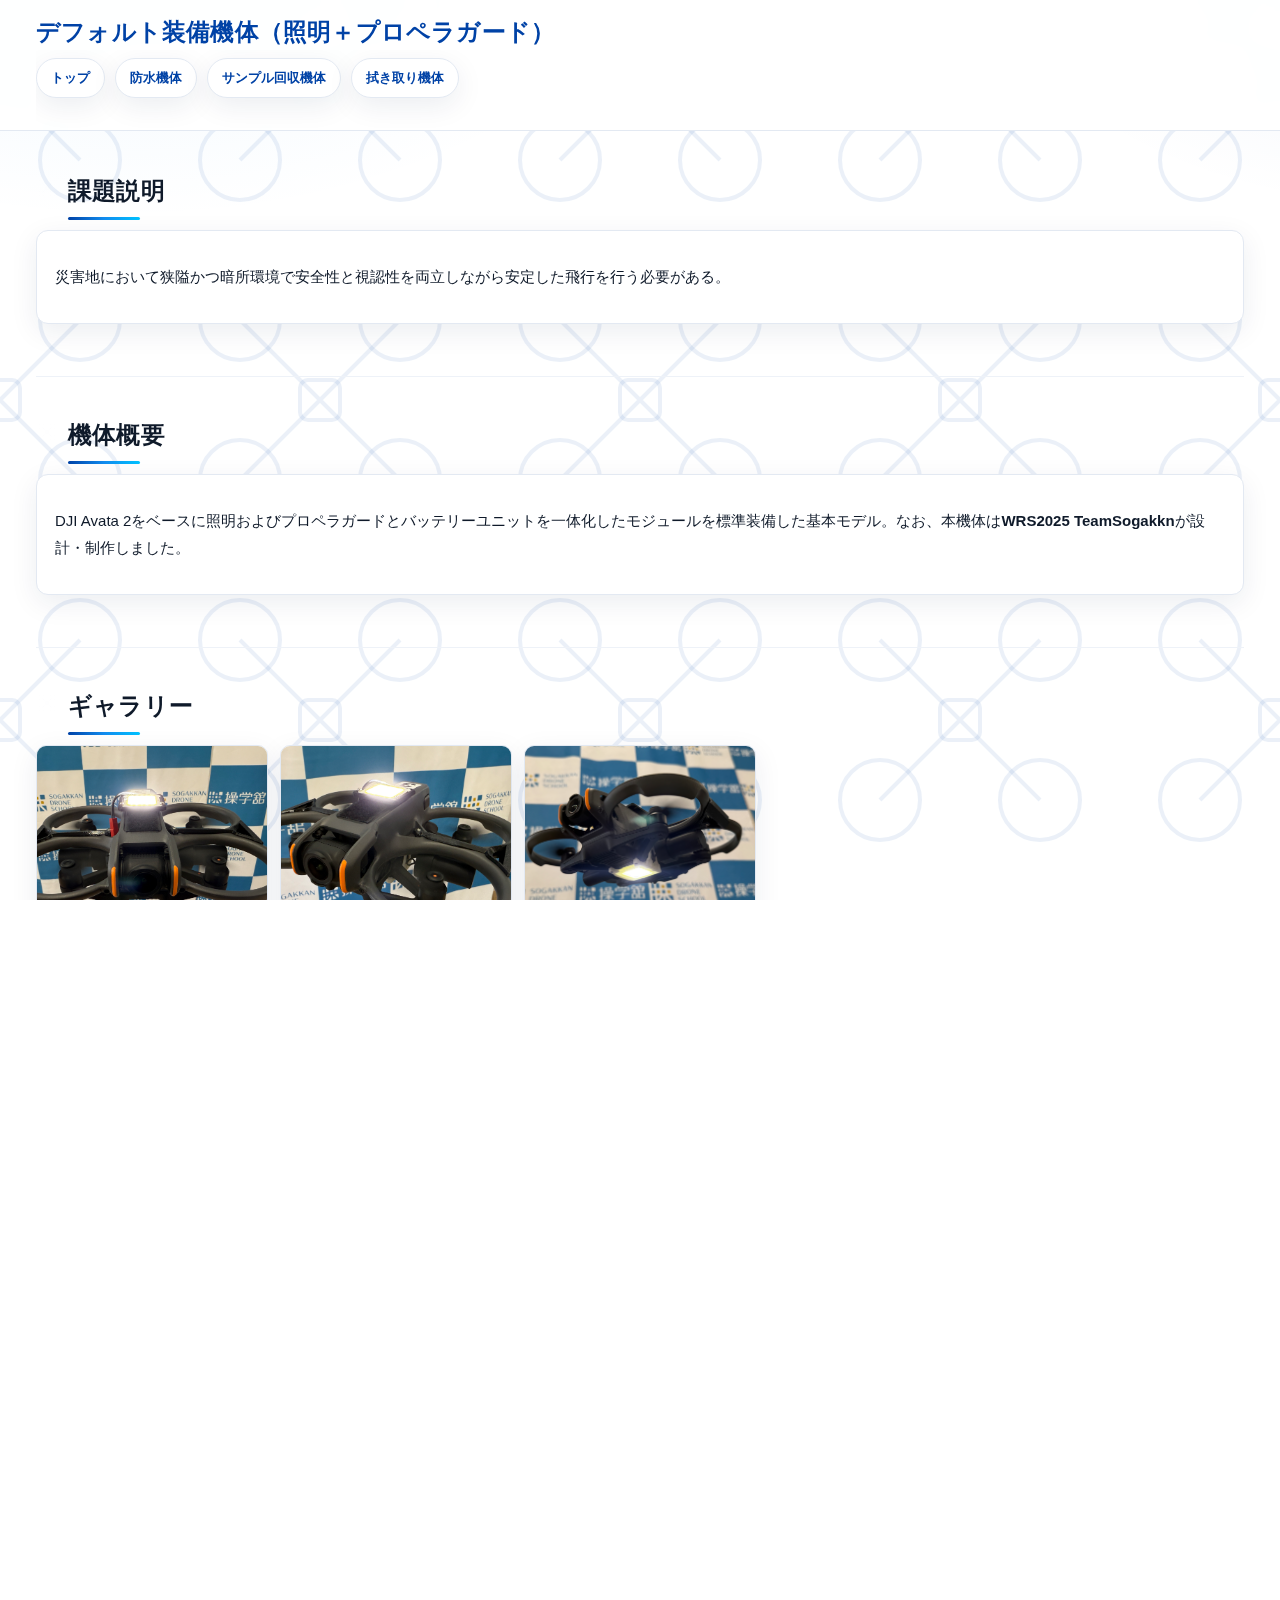
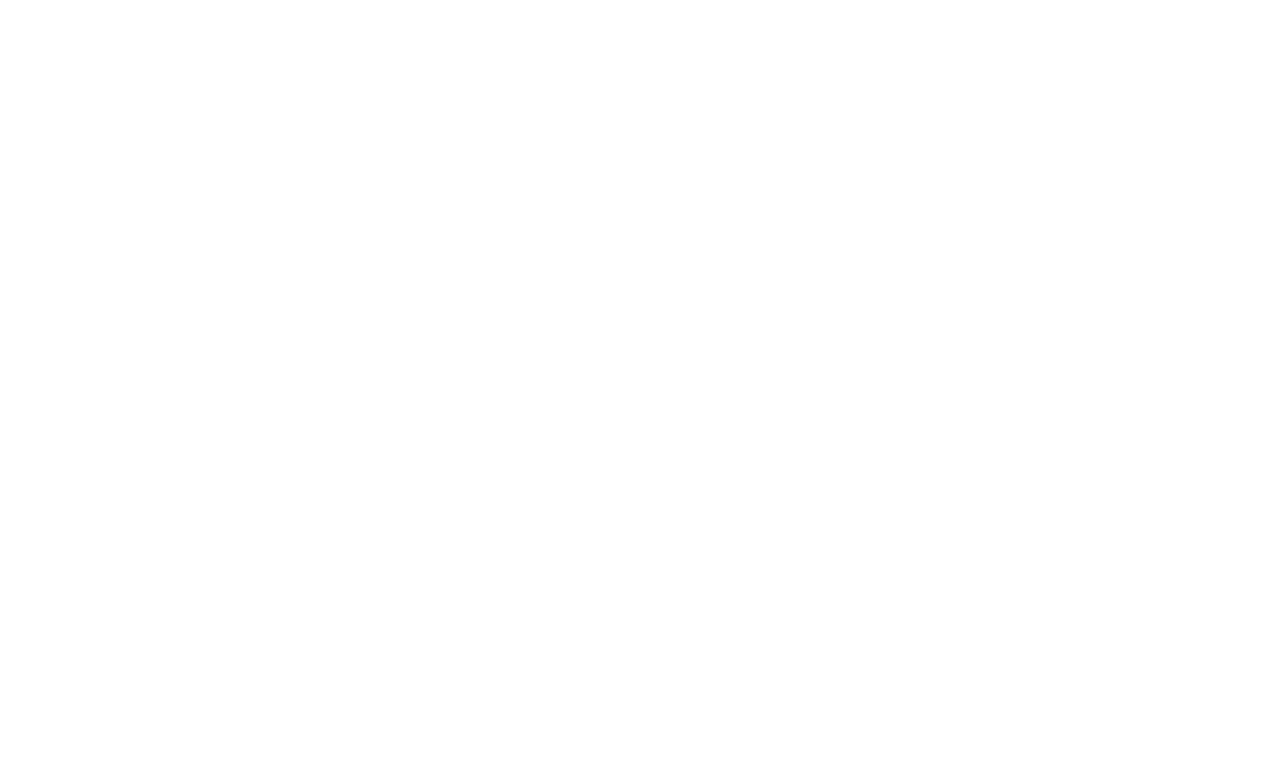
<file: hardware4.html>
<!DOCTYPE html>
<html lang="ja">
<head>
    <meta charset="UTF-8">
    <meta name="viewport" content="width=device-width, initial-scale=1.0">
    <title>デフォルト装備機体（照明＋プロペラガード）</title>
    <link rel="stylesheet" href="styles.css">
</head>
<body>
    <header class="site-header">
        <div class="container">
            <div class="header-top">
                <div class="header-title-group">
                    <h1>デフォルト装備機体（照明＋プロペラガード）</h1>
                </div>
                <button id="mobile-menu-toggle" class="mobile-menu-toggle" aria-label="メニューを開く" type="button">
                    <span></span>
                    <span></span>
                    <span></span>
                </button>
            </div>
            <nav id="header-navigation" class="header-navigation collapsed">
                <div class="nav-wrapper">
                    <nav class="top-nav">
                        <a href="index.html" data-tooltip="トップへ戻る">トップ</a>
                        <a href="hardware1.html" data-tooltip="防水機体">防水機体</a>
                        <a href="hardware2.html" data-tooltip="サンプル回収機体">サンプル回収機体</a>
                        <a href="hardware3.html" data-tooltip="ふき取り機体">拭き取り機体</a>
                    </nav>
                </div>
            </nav>
        </div>
    </header>

    <main class="container">
        <section class="system-section">
            <h2>課題説明</h2>
            <div class="text-panel">
                <p>災害地において狭隘かつ暗所環境で安全性と視認性を両立しながら安定した飛行を行う必要がある。</p>
            </div>
        </section>

        <section class="system-section">
            <h2>機体概要</h2>
            <div class="text-panel">
                <p>DJI Avata 2をベースに照明およびプロペラガードとバッテリーユニットを一体化したモジュールを標準装備した基本モデル。なお、本機体は<strong>WRS2025 TeamSogakkn</strong>が設計・制作しました。</p>
            </div>
        </section>

        <section class="system-section">
            <h2>ギャラリー</h2>
            <div class="gallery">
                <img src="images2/① デフォルト装備機体/1_正面_ デフォルト装備機体.jpg" alt="デフォルト装備機体 正面">
                <img src="images2/① デフォルト装備機体/2_斜め上_ デフォルト装備機体.jpg" alt="デフォルト装備機体 斜め上">
                <img src="images2/① デフォルト装備機体/3_斜め下_ デフォルト装備機体.jpg" alt="デフォルト装備機体 斜め下">
            </div>
        </section>

        <section class="system-section">
            <h2>実装概要</h2>
            <div class="text-panel">
                <ul>
                    <li><strong>照明</strong>：高輝度LEDを機体上下方向に配置</li>
                    <li><strong>バッテリー</strong>：高輝度照明を長時間維持できる高出力バッテリーを機体の重心バランスを保つ位置に配置</li>
                    <li><strong>プロペラガード一体型バッテリーユニット</strong>：前後プロペラフレーム間の段差や縁部での引っ掛かりを防ぐガード形状とし小型化を図るためにバッテリーユニットを統合した構造</li>
                </ul>
            </div>
        </section>

        <section class="system-section">
            <h2>仕様</h2>
            <div class="text-panel">
                <ul>
                    <li><strong>照射範囲</strong>：機体可視カメラの視野角度（チルト上下方向 −85°〜+80°）およびビジョンセンサ視認域</li>
                    <li><strong>照明用バッテリー</strong>：保護回路付き 850mAh リチウムイオンバッテリー ×2本</li>
                    <li><strong>プロペラガード</strong>：素材 TPU 重量 13.5g</li>
                    <li><strong>バッテリーユニット</strong>：素材 PLA 重量36.6g（LED含む）</li>
                    <li><strong>モジュール総重量</strong>：約50g</li>
                </ul>
            </div>
        </section>

        <section class="system-section">
            <h2>操作</h2>
            <div class="text-panel">
                <p><strong>照明ON/OFF</strong>：ネジ式バッテリーケースを突き当たりまで締め込むことで電源が投入される</p>
            </div>
        </section>

        <section class="system-section">
            <h2>設計上の工夫</h2>
            <div class="text-panel">
                <ul>
                    <li><strong>機体サイズ</strong>：狭隘空間の開口部を容易に通過できるよう、また通過できる空間が制限されないように機体サイズ変化を最小限に抑え操縦安定性を維持</li>
                    <li><strong>構造一体化</strong>：プロペラガード,バッテリーユニット,電源機構を一体化することで部品点数を最小化し軽量化を徹底するとともに整備性を向上</li>
                    <li><strong>遠隔復帰</strong>：墜落後も遠隔操作による復帰を可能とするためタートルモード機能を阻害しない構造を採用</li>
                    <li><strong>ハレーション対策</strong>：照明の配置および拡散角を最適化し映像におけるハレーションの発生を最小化</li>
                    <li><strong>耐衝撃性</strong>：墜落試験の結果を踏まえ破損しやすい箇所に肉厚を設けるまたは柔軟なTPU素材を採用し衝撃耐性を向上</li>
                </ul>
            </div>
        </section>
    </main>

    <footer class="site-footer">
        <div class="container">
            <div class="footer-content">
                <small>© 2025 WRS | STM 部門<br>提供：WRS運営事務局</small>
                <div class="footer-links">
                    <a href="https://sogakkan.jp/" target="_blank" rel="noopener noreferrer" class="footer-link">
                        操学舘ドローンスクール
                    </a>
                    <a href="https://www.instagram.com/sds__school?igsh=MXFhcTIyZWtuYWFpOQ==" target="_blank" rel="noopener noreferrer" class="footer-link footer-link-instagram">
                        Instagram
                    </a>
                </div>
            </div>
        </div>
    </footer>

    <script src="script.js"></script>
</body>
</html>
</file>
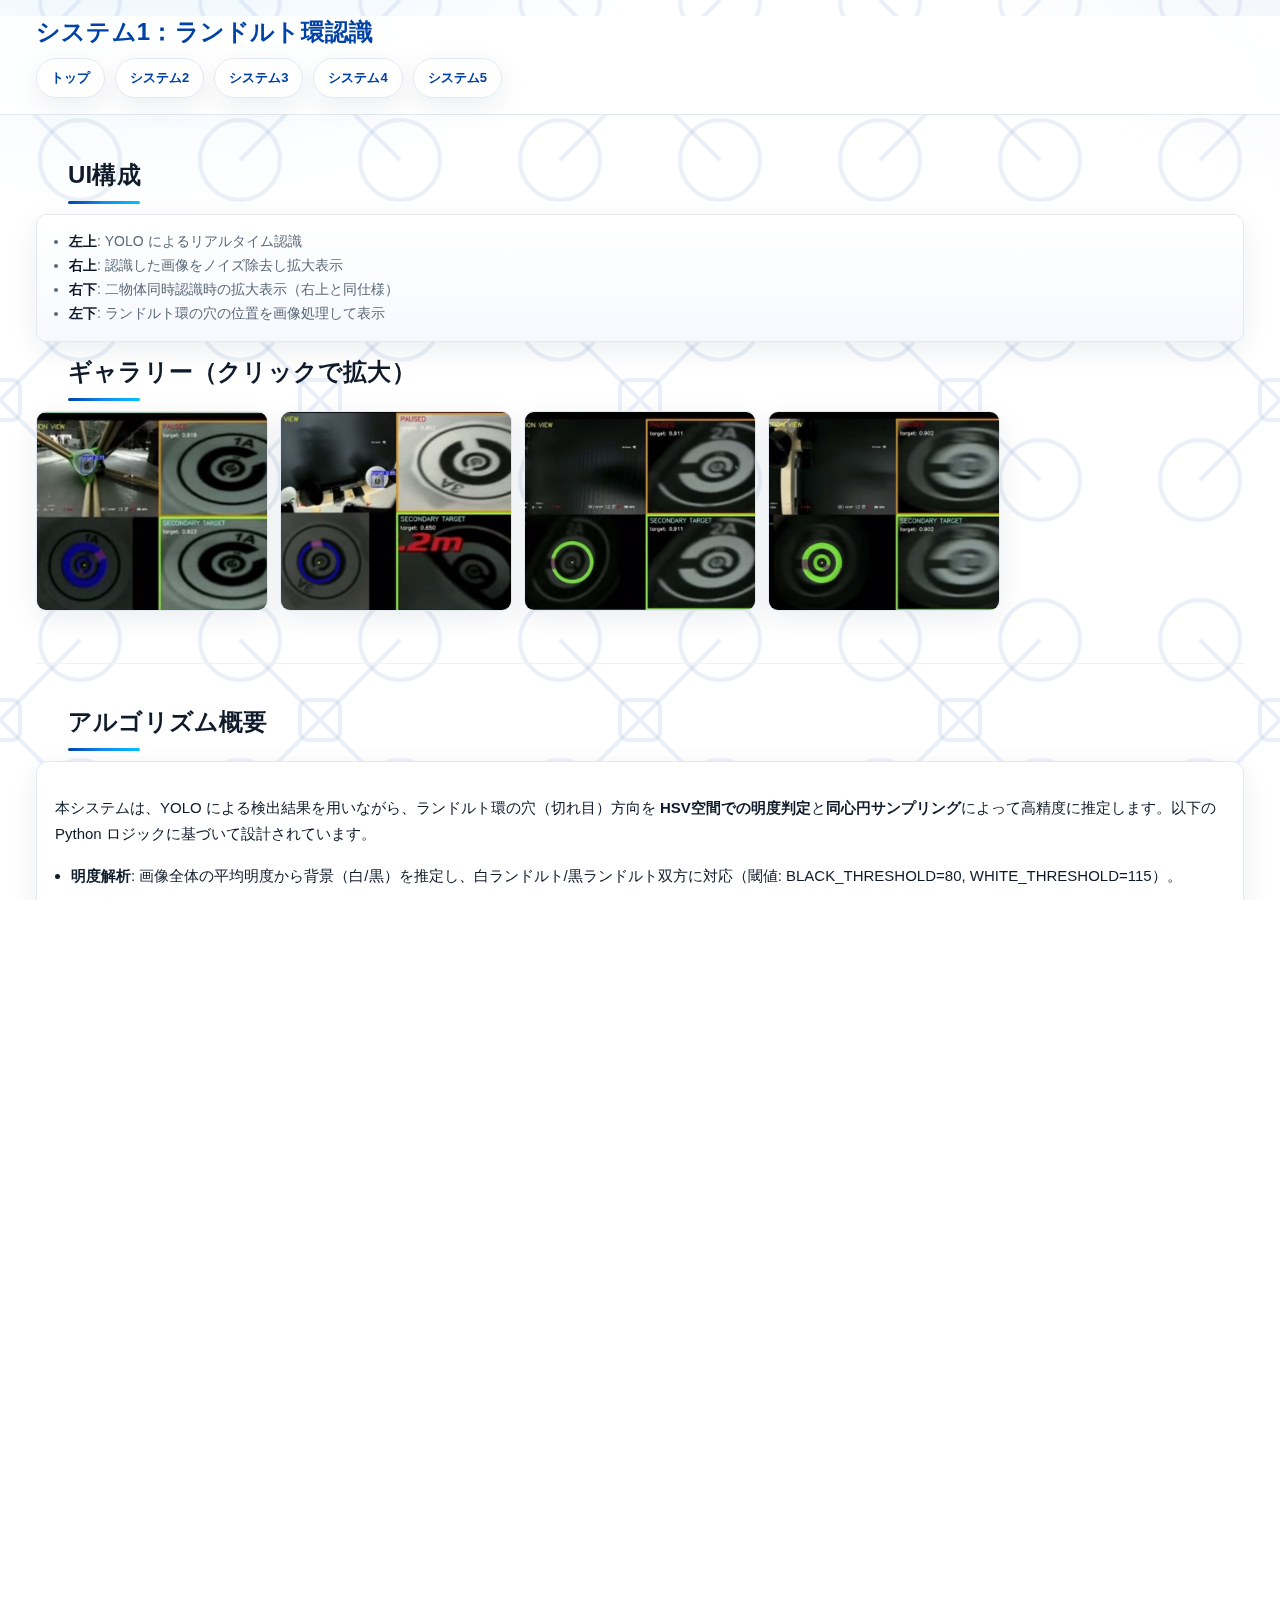
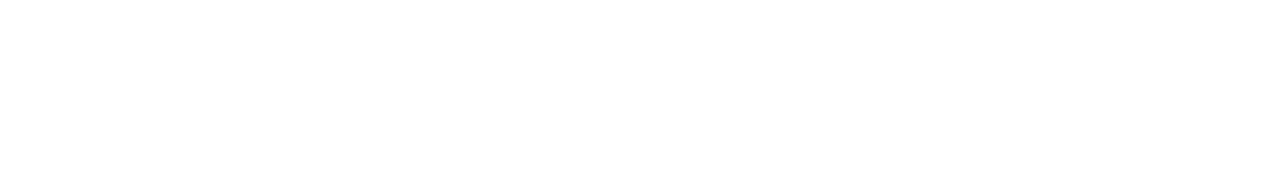
<file: system1.html>
<!DOCTYPE html>
<html lang="ja">
<head>
    <meta charset="UTF-8">
    <meta name="viewport" content="width=device-width, initial-scale=1.0">
    <title>システム1｜ランドルト環認識</title>
    <link rel="stylesheet" href="styles.css">
</head>
<body>
    <header class="site-header">
        <div class="container">
            <h1>システム1：ランドルト環認識</h1>
            <nav class="top-nav">
                <a href="index.html" data-tooltip="トップへ戻る">トップ</a>
                <a href="system2.html" data-tooltip="数字 & ランドルト認識">システム2</a>
                <a href="system3.html" data-tooltip="モーション検出">システム3</a>
                <a href="system4.html" data-tooltip="危険物ラベル認識">システム4</a>
                <a href="system5.html" data-tooltip="QRコード認識">システム5</a>
            </nav>
        </div>
    </header>

    <main class="container">
        <section class="system-section">
            <h2>UI構成</h2>
            <div class="layout-notes">
                <ul>
                    <li><strong>左上</strong>: YOLO によるリアルタイム認識</li>
                    <li><strong>右上</strong>: 認識した画像をノイズ除去し拡大表示</li>
                    <li><strong>右下</strong>: 二物体同時認識時の拡大表示（右上と同仕様）</li>
                    <li><strong>左下</strong>: ランドルト環の穴の位置を画像処理して表示</li>
                </ul>
            </div>

            <h2>ギャラリー（クリックで拡大）</h2>
            <div class="gallery">
                <img src="images2/randoruto-wn1.png" alt="ランドルト環 W">
                <img src="images2/randoruto-wn2.png" alt="ランドルト環 W2">
                <img src="images2/randoruto-bn1.png" alt="ランドルト環 B">
                <img src="images2/randoruto-bn2.png" alt="ランドルト環 B2">
            </div>
        </section>

        <section class="system-section">
            <h2>アルゴリズム概要</h2>
            <div class="text-panel">
                <p>本システムは、YOLO による検出結果を用いながら、ランドルト環の穴（切れ目）方向を <strong>HSV空間での明度判定</strong>と<strong>同心円サンプリング</strong>によって高精度に推定します。以下の Python ロジックに基づいて設計されています。</p>
                <ul>
                    <li><strong>明度解析</strong>: 画像全体の平均明度から背景（白/黒）を推定し、白ランドルト/黒ランドルト双方に対応（閾値: BLACK_THRESHOLD=80, WHITE_THRESHOLD=115）。</li>
                    <li><strong>HSV変換</strong>: BGR→RGB→HSV（OpenCV）へ変換。OpenCV の H は 0-179 なので 0-359 に補正。</li>
                    <li><strong>同心円サンプリング</strong>: 画像中心から半径を変えて円周上の画素を多数サンプリング（半径は外周を除外しつつ LANDOLT_NUM_CIRCLES=20 で分割）。</li>
                    <li><strong>色一致率</strong>: 各円で「ランドルト環色」に一致する画素率（match_ratio）を算出し、<code>LANDOLT_MATCH_RATIO_THRESHOLD=0.8</code> 以上を有効円と判定。</li>
                    <li><strong>ギャップ検出</strong>: 一致しない角度を時系列に連結してギャップ区間に変換（最小ギャップ角 <code>LANDOLT_MIN_GAP_SIZE=5°</code>）。ギャップ中心角を時計時刻（0-11時）へマッピング。</li>
                    <li><strong>黒/白の自動選択</strong>: 有効円の連続性スコアと個数を比較し、黒ランドルト/白ランドルトのどちらを採用するか自動決定。</li>
                    <li><strong>可視化</strong>: 元画像へ半透明オーバーレイ（<code>LANDOLT_OVERLAY_ALPHA=0.6</code>）。ランドルト環部を青/緑、ギャップ部を赤/マゼンタで描画し、円弧と時刻ラベルを表示。</li>
                </ul>
            </div>
        </section>

        <section class="system-section">
            <h2>操作方法と表示</h2>
            <div class="text-panel">
                <ul>
                    <li><strong>入力</strong>: カメラ（CAP_PROP で 1280x720, 30FPS に設定）。YOLO モデル（例: <code>YOLO('target10_9.pt')</code>）で物体検出。</li>
                    <li><strong>四分割ビュー</strong>:
                        <ul>
                            <li>左上: 最高信頼度ターゲットのクロップ（0.9秒ごと更新、独立に一時停止可）。</li>
                            <li>右上: 検出結果（全体）表示、Enter キーで全画面切替。</li>
                            <li>左下: 第2候補ターゲット（存在すれば）を表示、独立に一時停止可。</li>
                            <li>右下: 左上ターゲットに対するランドルト環オーバーレイと解析情報。</li>
                        </ul>
                    </li>
                    <li><strong>キー操作</strong>: <code>1</code>=左上一時停止/保存、<code>2</code>=左下一時停止/保存、<code>Enter</code>=右上全画面/四分割切替、<code>q</code>=終了。</li>
                    <li><strong>保存</strong>: 一時停止時に、検出全体画像・左上オリジナル・HSVオーバーレイなどを <code>randoruto-wrs/session_YYYYMMDD_HHMMSS/</code> に自動保存（連番・時刻付きファイル名）。</li>
                    <li><strong>注記</strong>: 明度に依存して黒/白ランドルトを自動選択。ギャップは角度連結後に 12時間表記へ変換して直感的に可視化します。</li>
                </ul>
            </div>
        </section>
    </main>

    <footer class="site-footer">
        <div class="container">
            <small>© 2025 WRS | STM 部門</small>
        </div>
    </footer>

    <script src="script.js"></script>
</body>
</html>
</file>
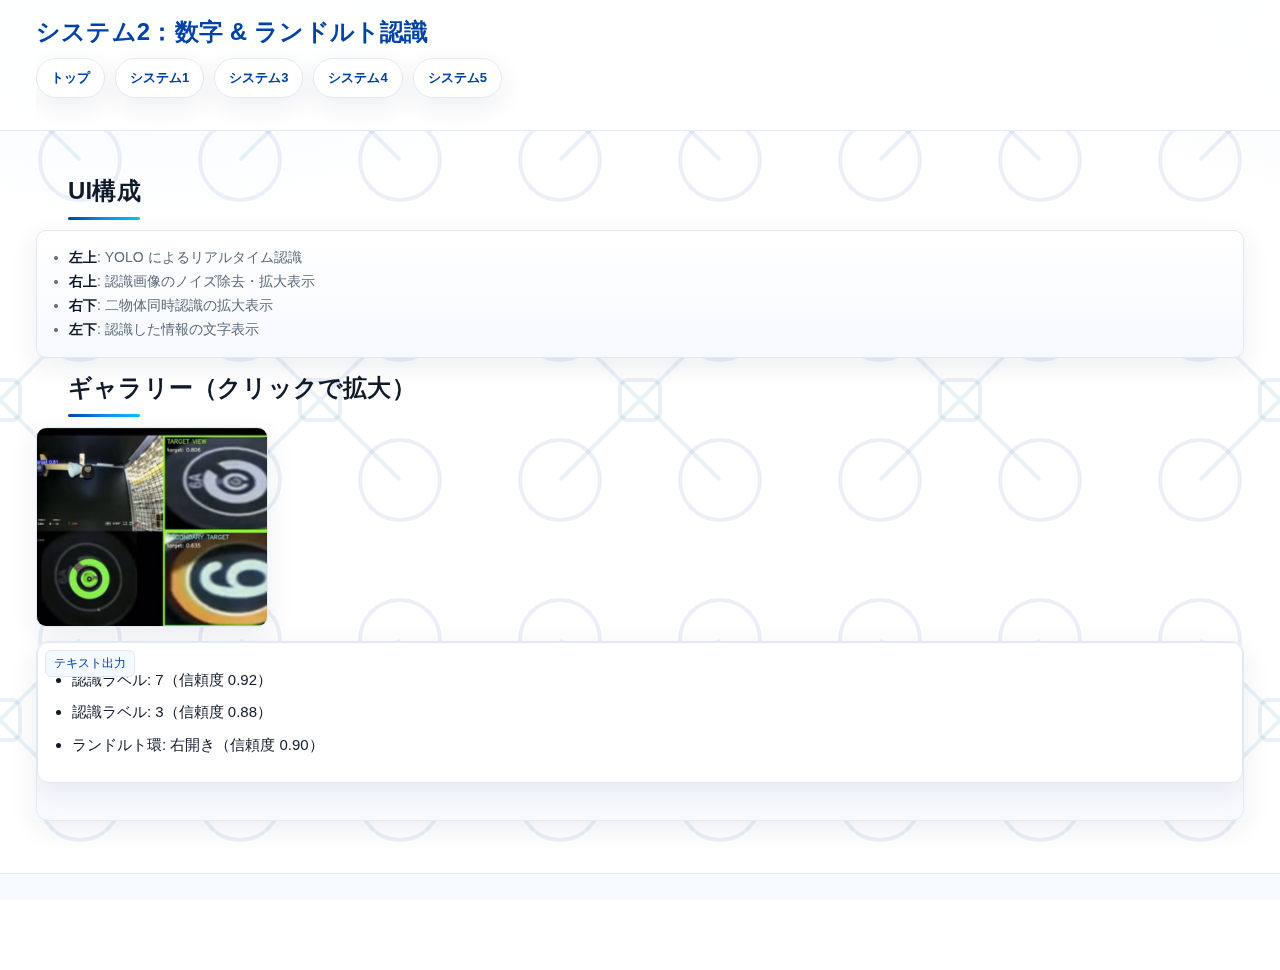
<file: system2.html>
<!DOCTYPE html>
<html lang="ja">
<head>
    <meta charset="UTF-8">
    <meta name="viewport" content="width=device-width, initial-scale=1.0">
    <title>システム2｜数字 & ランドルト認識</title>
    <link rel="stylesheet" href="styles.css">
</head>
<body>
    <header class="site-header">
        <div class="container">
            <div class="header-top">
                <div class="header-title-group">
                    <h1>システム2：数字 & ランドルト認識</h1>
                </div>
                <button id="mobile-menu-toggle" class="mobile-menu-toggle" aria-label="メニューを開く" type="button">
                    <span></span>
                    <span></span>
                    <span></span>
                </button>
            </div>
            <nav id="header-navigation" class="header-navigation collapsed">
                <div class="nav-wrapper">
                    <nav class="top-nav">
                        <a href="index.html" data-tooltip="トップへ戻る">トップ</a>
                        <a href="system1.html" data-tooltip="ランドルト環認識">システム1</a>
                        <a href="system3.html" data-tooltip="モーション検出">システム3</a>
                        <a href="system4.html" data-tooltip="危険物ラベル認識">システム4</a>
                        <a href="system5.html" data-tooltip="QRコード認識">システム5</a>
                    </nav>
                </div>
            </nav>
        </div>
    </header>

    <main class="container">
        <section class="system-section">
            <h2>UI構成</h2>
            <div class="layout-notes">
                <ul>
                    <li><strong>左上</strong>: YOLO によるリアルタイム認識</li>
                    <li><strong>右上</strong>: 認識画像のノイズ除去・拡大表示</li>
                    <li><strong>右下</strong>: 二物体同時認識の拡大表示</li>
                    <li><strong>左下</strong>: 認識した情報の文字表示</li>
                </ul>
            </div>

            <h2>ギャラリー（クリックで拡大）</h2>
            <div class="gallery">
                <img src="images2/number-n.png" alt="数字 認識サンプル">
            </div>

            <div class="panel" data-label="テキスト出力">
                <div class="text-panel" id="number-results">
                    <ul>
                        <li>認識ラベル: 7（信頼度 0.92）</li>
                        <li>認識ラベル: 3（信頼度 0.88）</li>
                        <li>ランドルト環: 右開き（信頼度 0.90）</li>
                    </ul>
                </div>
            </div>
        </section>
    </main>

    <footer class="site-footer">
        <div class="container">
            <div class="footer-content">
                <small>© 2025 WRS | STM 部門<br>提供：WRS運営事務局</small>
                <div class="footer-links">
                    <a href="https://sogakkan.jp/" target="_blank" rel="noopener noreferrer" class="footer-link">
                        操学舘ドローンスクール
                    </a>
                    <a href="https://www.instagram.com/sds__school?igsh=MXFhcTIyZWtuYWFpOQ==" target="_blank" rel="noopener noreferrer" class="footer-link footer-link-instagram">
                        Instagram
                    </a>
                </div>
            </div>
        </div>
    </footer>

    <script src="script.js"></script>
</body>
</html>
</file>
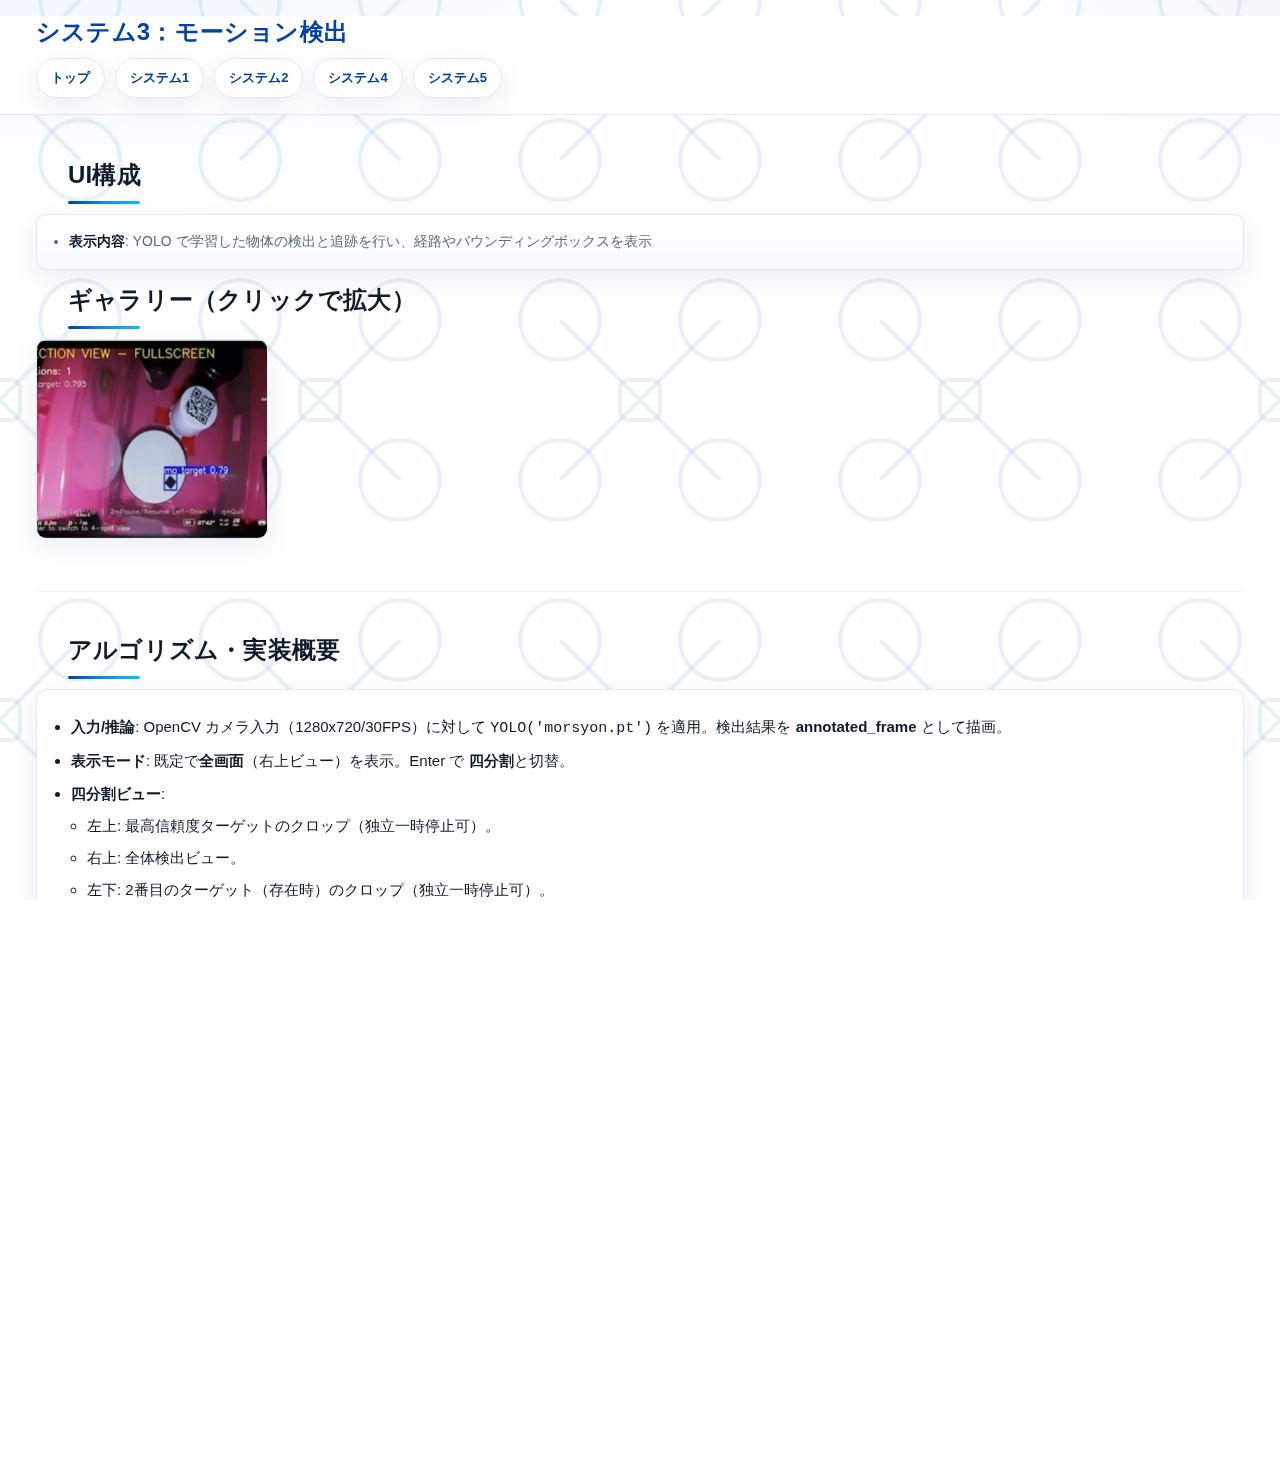
<file: system3.html>
<!DOCTYPE html>
<html lang="ja">
<head>
    <meta charset="UTF-8">
    <meta name="viewport" content="width=device-width, initial-scale=1.0">
    <title>システム3｜モーション検出</title>
    <link rel="stylesheet" href="styles.css">
</head>
<body>
    <header class="site-header">
        <div class="container">
            <h1>システム3：モーション検出</h1>
            <nav class="top-nav">
                <a href="index.html" data-tooltip="トップへ戻る">トップ</a>
                <a href="system1.html" data-tooltip="ランドルト環認識">システム1</a>
                <a href="system2.html" data-tooltip="数字 & ランドルト認識">システム2</a>
                <a href="system4.html" data-tooltip="危険物ラベル認識">システム4</a>
                <a href="system5.html" data-tooltip="QRコード認識">システム5</a>
            </nav>
        </div>
    </header>

    <main class="container">
        <section class="system-section">
            <h2>UI構成</h2>
            <div class="layout-notes">
                <ul>
                    <li><strong>表示内容</strong>: YOLO で学習した物体の検出と追跡を行い、経路やバウンディングボックスを表示</li>
                </ul>
            </div>

            <h2>ギャラリー（クリックで拡大）</h2>
            <div class="gallery">
                <img src="images2/motion-n.png" alt="モーション検出">
            </div>
        </section>

        <section class="system-section">
            <h2>アルゴリズム・実装概要</h2>
            <div class="text-panel">
                <ul>
                    <li><strong>入力/推論</strong>: OpenCV カメラ入力（1280x720/30FPS）に対して <code>YOLO('morsyon.pt')</code> を適用。検出結果を <strong>annotated_frame</strong> として描画。</li>
                    <li><strong>表示モード</strong>: 既定で<strong>全画面</strong>（右上ビュー）を表示。Enter で <strong>四分割</strong>と切替。</li>
                    <li><strong>四分割ビュー</strong>:
                        <ul>
                            <li>左上: 最高信頼度ターゲットのクロップ（独立一時停止可）。</li>
                            <li>右上: 全体検出ビュー。</li>
                            <li>左下: 2番目のターゲット（存在時）のクロップ（独立一時停止可）。</li>
                            <li>右下: 補助表示。対象がある場合は HSV/ランドルト解析オーバーレイ（実装ロジック準拠）、なければ検出統計をテキスト表示。</li>
                        </ul>
                    </li>
                    <li><strong>保存</strong>: このモードでは画像保存は行わない旨を明示（ログにも注意書き出力）。</li>
                </ul>
            </div>
        </section>

        <section class="system-section">
            <h2>キー操作</h2>
            <div class="text-panel">
                <ul>
                    <li><strong>1</strong>: 左上の一時停止/再開。</li>
                    <li><strong>2</strong>: 左下の一時停止/再開。</li>
                    <li><strong>Enter</strong>: 右上の全画面/四分割の切替。</li>
                    <li><strong>q</strong>: 終了。</li>
                </ul>
            </div>
        </section>
    </main>

    <footer class="site-footer">
        <div class="container">
            <div class="footer-content">
                <small>© 2025 WRS | STM 部門</small>
                <div class="footer-links">
                    <a href="https://sogakkan.jp/" target="_blank" rel="noopener noreferrer" class="footer-link">
                        操学舘ドローンスクール
                    </a>
                    <a href="https://www.instagram.com/sds__school?igsh=MXFhcTIyZWtuYWFpOQ==" target="_blank" rel="noopener noreferrer" class="footer-link footer-link-instagram">
                        Instagram
                    </a>
                </div>
            </div>
        </div>
    </footer>

    <script src="script.js"></script>
</body>
</html>
</file>
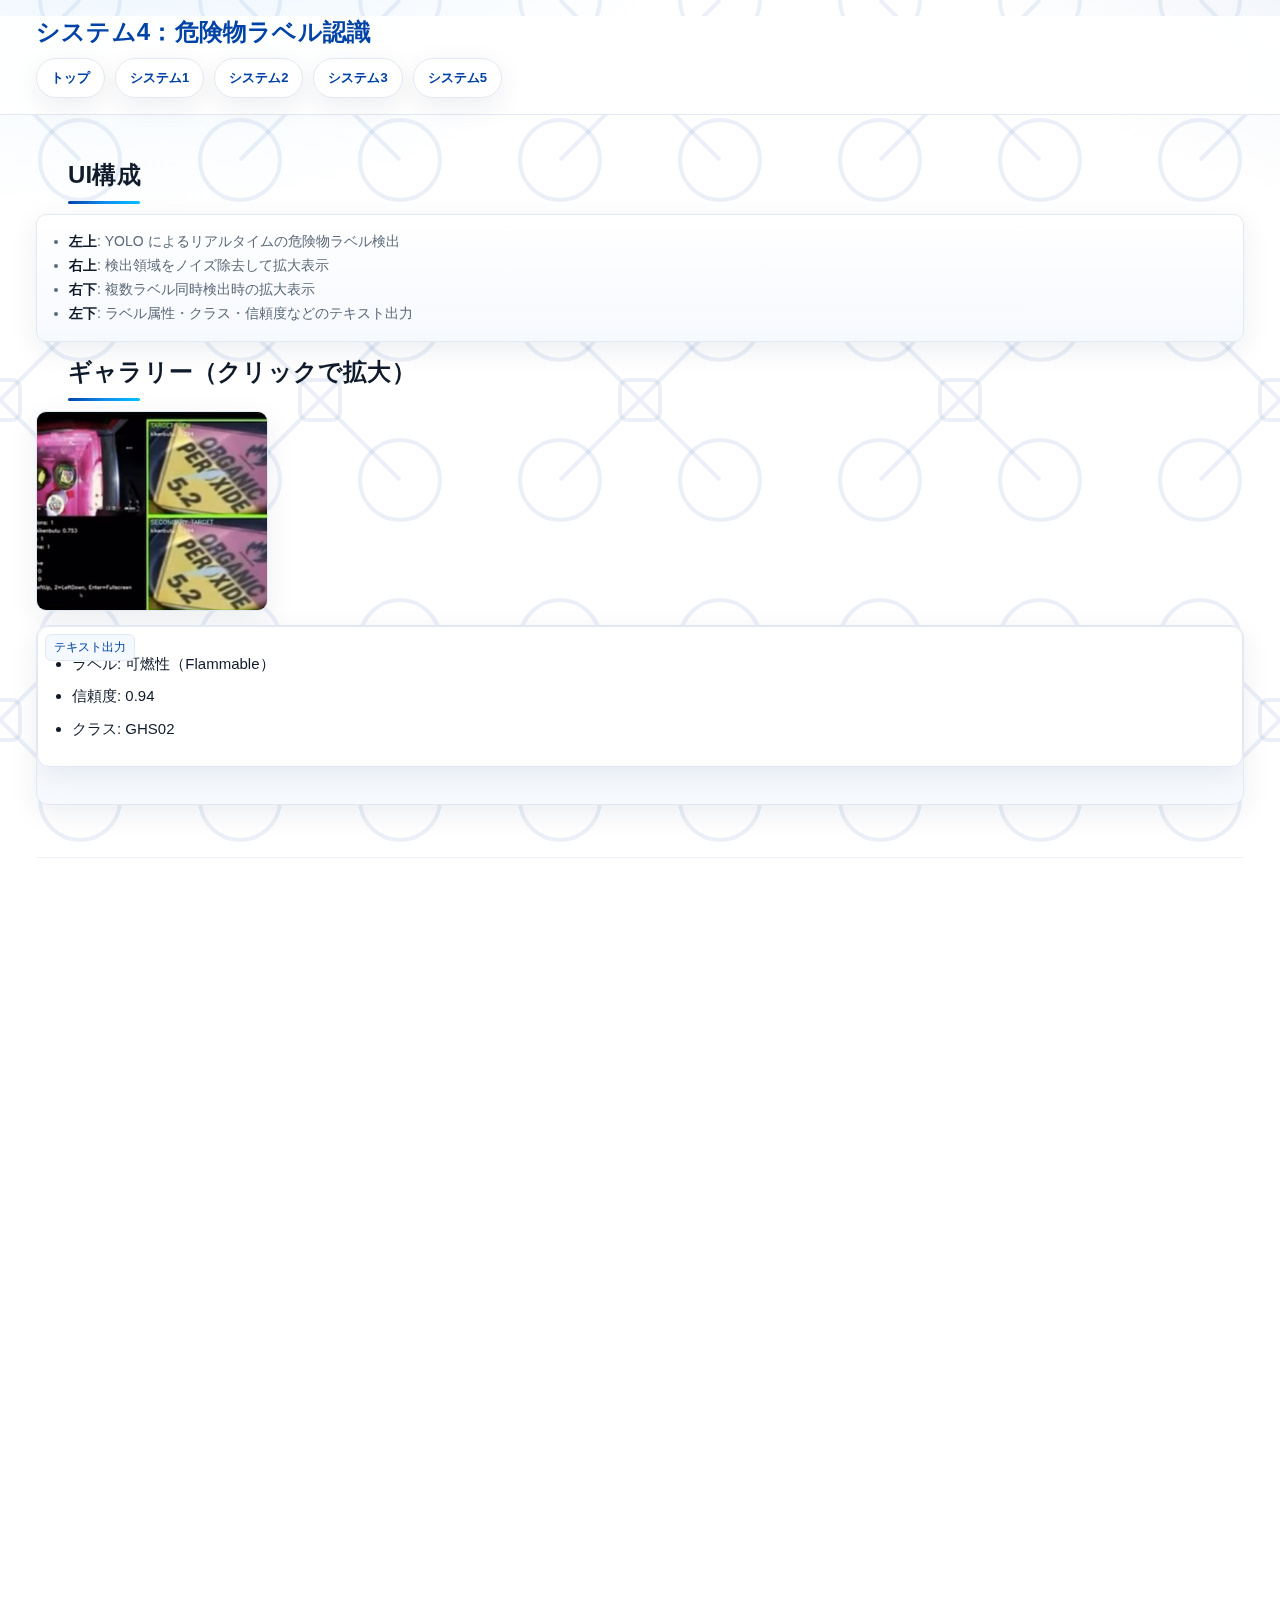
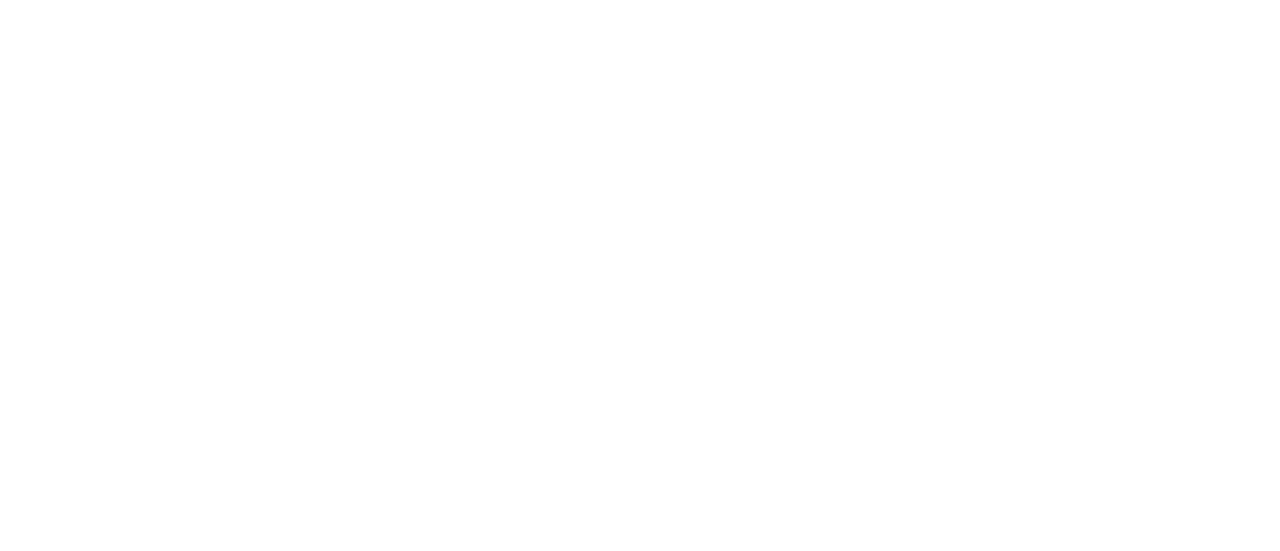
<file: system4.html>
<!DOCTYPE html>
<html lang="ja">
<head>
    <meta charset="UTF-8">
    <meta name="viewport" content="width=device-width, initial-scale=1.0">
    <title>システム4｜危険物ラベル認識</title>
    <link rel="stylesheet" href="styles.css">
</head>
<body>
    <header class="site-header">
        <div class="container">
            <h1>システム4：危険物ラベル認識</h1>
            <nav class="top-nav">
                <a href="index.html" data-tooltip="トップへ戻る">トップ</a>
                <a href="system1.html" data-tooltip="ランドルト環認識">システム1</a>
                <a href="system2.html" data-tooltip="数字 & ランドルト認識">システム2</a>
                <a href="system3.html" data-tooltip="モーション検出">システム3</a>
                <a href="system5.html" data-tooltip="QRコード認識">システム5</a>
            </nav>
        </div>
    </header>

    <main class="container">
        <section class="system-section">
            <h2>UI構成</h2>
            <div class="layout-notes">
                <ul>
                    <li><strong>左上</strong>: YOLO によるリアルタイムの危険物ラベル検出</li>
                    <li><strong>右上</strong>: 検出領域をノイズ除去して拡大表示</li>
                    <li><strong>右下</strong>: 複数ラベル同時検出時の拡大表示</li>
                    <li><strong>左下</strong>: ラベル属性・クラス・信頼度などのテキスト出力</li>
                </ul>
            </div>

            <h2>ギャラリー（クリックで拡大）</h2>
            <div class="gallery">
                <img src="images2/kikinbutu-n.png" alt="危険物ラベル">
            </div>

            <div class="panel" data-label="テキスト出力">
                <div class="text-panel">
                    <ul>
                        <li>ラベル: 可燃性（Flammable）</li>
                        <li>信頼度: 0.94</li>
                        <li>クラス: GHS02</li>
                    </ul>
                </div>
            </div>
        </section>

        <section class="system-section">
            <h2>アルゴリズム・実装概要</h2>
            <div class="text-panel">
                <p>OpenCV のカメラ入力に対して、学習済み YOLO モデル <code>kikenbutu.pt</code> を用いたリアルタイム推論を行い、四分割ビューで検出結果を提示します。提供スクリプトの構成に基づく要点は以下の通りです。</p>
                <ul>
                    <li><strong>入力/初期化</strong>: <code>cv2.VideoCapture(0)</code>（1280x720, 30FPS）で取り込み。セッション毎に <code>kikenbutu/session_YYYYMMDD_HHMMSS</code> を作成し、保存カウンタを管理。</li>
                    <li><strong>推論</strong>: <code>YOLO('kikenbutu.pt')</code> でフレームごとに実行。全検出に対し矩形・ラベル・信頼度を付与した <strong>annotated_frame</strong> を生成。</li>
                    <li><strong>ビュー</strong>（四分割）:
                        <ul>
                            <li>左上: 最高信頼度の検出をクロップ表示（独立に一時停止可）。</li>
                            <li>右上: 全体の検出オーバービュー（Enter で全画面切替）。</li>
                            <li>左下: 2番目の検出（存在時）をクロップ表示（独立に一時停止可）。</li>
                            <li>右下: 検出数/各フレームカウンタ/一時停止状態/保存回数などの情報をテキストで表示。</li>
                        </ul>
                    </li>
                    <li><strong>保存</strong>: 一時停止時に <strong>annotated</strong> 全体画像を連番・時刻付きで保存。オプションで左上/左下パネルの画像も保存し、各パネルにはリサイズ後に BBox とラベル・信頼度を付与。</li>
                    <li><strong>UI表示</strong>: パネルには再生/一時停止の縁色（緑/オレンジ）を描画し、状態を視覚的に区別。</li>
                </ul>
            </div>
        </section>

        <section class="system-section">
            <h2>保存仕様</h2>
            <div class="text-panel">
                <ul>
                    <li><strong>保存先</strong>: <code>kikenbutu/session_YYYYMMDD_HHMMSS/</code></li>
                    <li><strong>ファイル名</strong>: <code>capture_{連番}_{日時}_frame{カウント}_{検出数}objects.jpg</code>（全体）。左上/左下保存時は <code>..._leftup_...</code>/<code>..._leftdown_...</code> を付加。</li>
                    <li><strong>内容</strong>: 全体は全検出の BBox＋ラベル＋信頼度を描画。パネル保存はパネル解像度に合わせて BBox を再計算して描画。</li>
                </ul>
            </div>
        </section>

        <section class="system-section">
            <h2>キー操作</h2>
            <div class="text-panel">
                <ul>
                    <li><strong>1</strong>: 左上の一時停止/再開（保存実行）。</li>
                    <li><strong>2</strong>: 左下の一時停止/再開（保存実行）。</li>
                    <li><strong>Enter</strong>: 右上（検出画面）の全画面/四分割切替。</li>
                    <li><strong>q</strong>: 終了。</li>
                </ul>
            </div>
        </section>
    </main>

    <footer class="site-footer">
        <div class="container">
            <div class="footer-content">
                <small>© 2025 WRS | STM 部門</small>
                <div class="footer-links">
                    <a href="https://sogakkan.jp/" target="_blank" rel="noopener noreferrer" class="footer-link">
                        操学舘ドローンスクール
                    </a>
                    <a href="https://www.instagram.com/sds__school?igsh=MXFhcTIyZWtuYWFpOQ==" target="_blank" rel="noopener noreferrer" class="footer-link footer-link-instagram">
                        Instagram
                    </a>
                </div>
            </div>
        </div>
    </footer>

    <script src="script.js"></script>
</body>
</html>
</file>
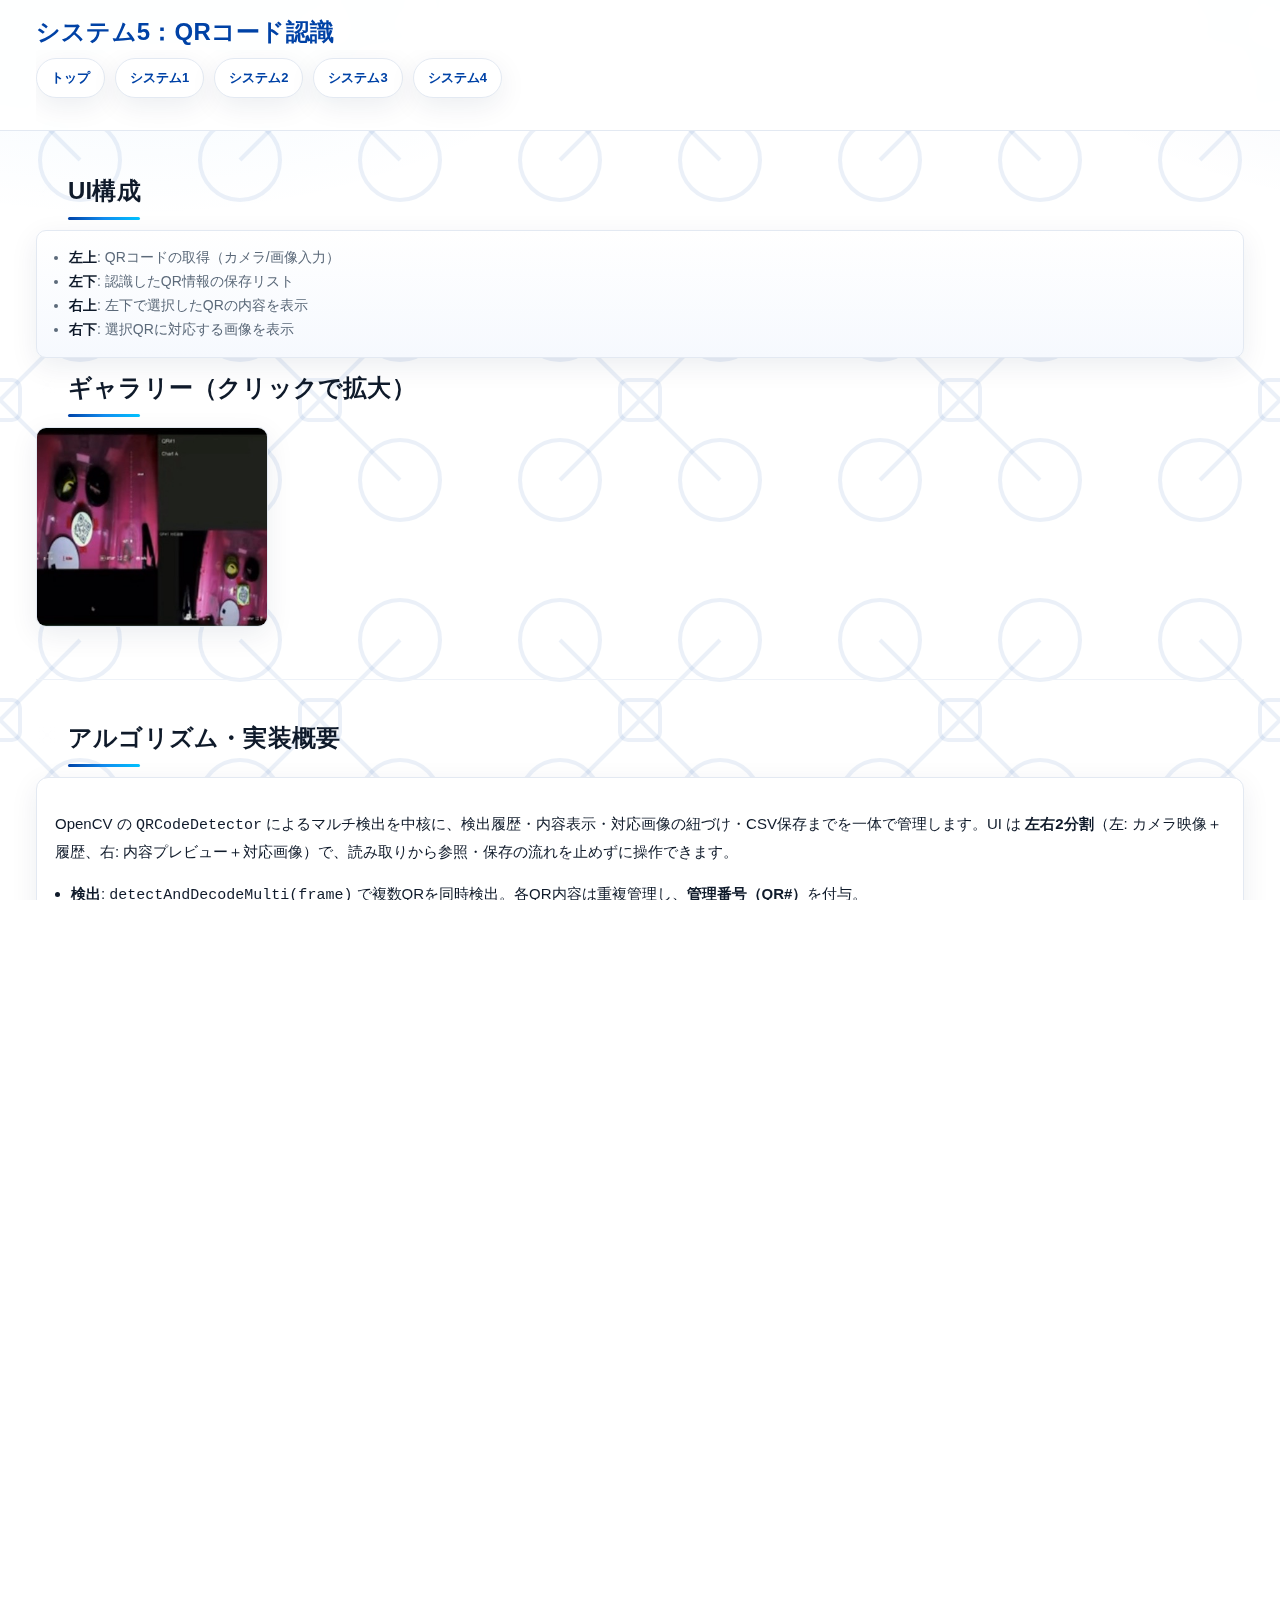
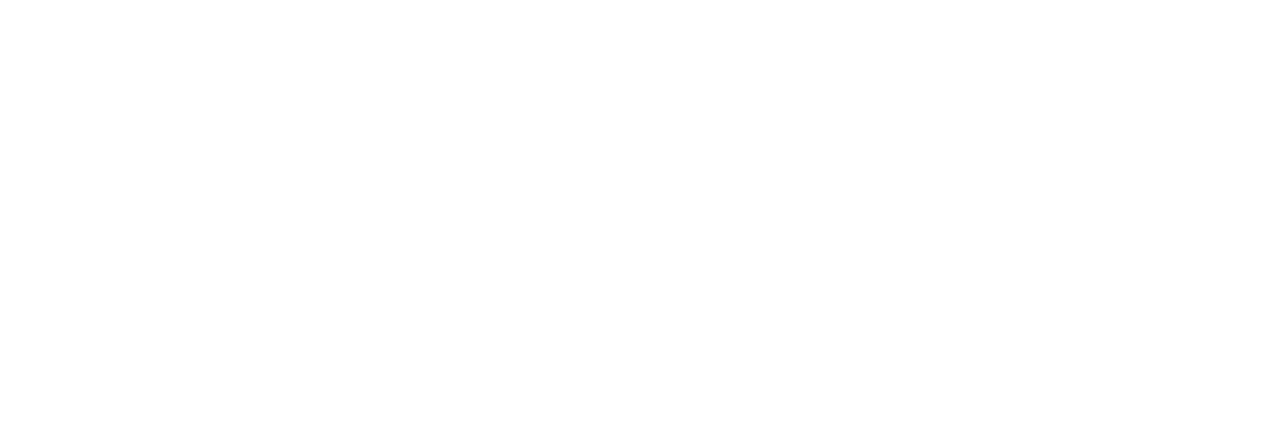
<file: system5.html>
<!DOCTYPE html>
<html lang="ja">
<head>
    <meta charset="UTF-8">
    <meta name="viewport" content="width=device-width, initial-scale=1.0">
    <title>システム5｜QRコード認識</title>
    <link rel="stylesheet" href="styles.css">
</head>
<body>
    <header class="site-header">
        <div class="container">
            <div class="header-top">
                <div class="header-title-group">
                    <h1>システム5：QRコード認識</h1>
                </div>
                <button id="mobile-menu-toggle" class="mobile-menu-toggle" aria-label="メニューを開く" type="button">
                    <span></span>
                    <span></span>
                    <span></span>
                </button>
            </div>
            <nav id="header-navigation" class="header-navigation collapsed">
                <div class="nav-wrapper">
                    <nav class="top-nav">
                        <a href="index.html" data-tooltip="トップへ戻る">トップ</a>
                        <a href="system1.html" data-tooltip="ランドルト環認識">システム1</a>
                        <a href="system2.html" data-tooltip="数字 & ランドルト認識">システム2</a>
                        <a href="system3.html" data-tooltip="モーション検出">システム3</a>
                        <a href="system4.html" data-tooltip="危険物ラベル認識">システム4</a>
                    </nav>
                </div>
            </nav>
        </div>
    </header>

    <main class="container">
        <section class="system-section">
            <h2>UI構成</h2>
            <div class="layout-notes">
                <ul>
                    <li><strong>左上</strong>: QRコードの取得（カメラ/画像入力）</li>
                    <li><strong>左下</strong>: 認識したQR情報の保存リスト</li>
                    <li><strong>右上</strong>: 左下で選択したQRの内容を表示</li>
                    <li><strong>右下</strong>: 選択QRに対応する画像を表示</li>
                </ul>
            </div>

            <h2>ギャラリー（クリックで拡大）</h2>
            <div class="gallery">
                <img src="images2/QRn.png" alt="QR サンプル">
            </div>

            
        </section>

        <section class="system-section">
            <h2>アルゴリズム・実装概要</h2>
            <div class="text-panel">
                <p>OpenCV の <code>QRCodeDetector</code> によるマルチ検出を中核に、検出履歴・内容表示・対応画像の紐づけ・CSV保存までを一体で管理します。UI は <strong>左右2分割</strong>（左: カメラ映像＋履歴、右: 内容プレビュー＋対応画像）で、読み取りから参照・保存の流れを止めずに操作できます。</p>
                <ul>
                    <li><strong>検出</strong>: <code>detectAndDecodeMulti(frame)</code> で複数QRを同時検出。各QR内容は重複管理し、<strong>管理番号（QR#）</strong>を付与。</li>
                    <li><strong>履歴/トラッキング</strong>: 最新から <code>MAX_HISTORY=10</code> 件を表示。新規検出は赤、選択中はシアン、プレビュー保存済みは緑で色分け。</li>
                    <li><strong>内容表示</strong>: 右上に選択QRの<strong>フルテキスト</strong>を折り返し表示。URLは判定、画像URLはプレビュー対応（タイムアウト/例外処理あり）。</li>
                    <li><strong>対応画像</strong>: 右下に「左動画の対応フレーム」を表示。<code>session_folder</code> 内の命名規則（<code>..._M_left_video.jpg</code> や <code>QR{番号}</code> を含む）や時刻照合で最適な1枚を検索し、キャッシュ活用。</li>
                    <li><strong>CSV保存</strong>: セッション毎に <code>qr_history_YYYYMMDD_HHMMSS.csv</code> を生成。<strong>通し番号・内容・検出時刻・プレビュー保存済み</strong>を管理し、重複検出時も内容の完全一致で重複判定。</li>
                    <li><strong>文字化け対策</strong>: Mac を含む環境差に対応するため、<code>NFC</code> 正規化・BOM/ゼロ幅除去・再エンコードを実施し、安全な文字列へ整形。</li>
                    <li><strong>フォント</strong>: 日本語/英語を判別して OS ごとに適切なフォントを選択。アウトライン付き描画で視認性を確保。</li>
                </ul>
            </div>
        </section>

        <section class="system-section">
            <h2>画面レイアウトと保存動作</h2>
            <div class="text-panel">
                <ul>
                    <li><strong>左（上）</strong>: ライブ映像＋検出枠・短縮ラベル。<strong>自動保存</strong>は新規QR検出時に左動画のみ実施。</li>
                    <li><strong>左（下）</strong>: 検出履歴（最新→古い）。項目は動的スペーシングで見切れを防止、番号付きで直接選択可能。</li>
                    <li><strong>右（上）</strong>: 選択中QRの内容フル表示（vCard/JSONは改行維持・折り返し）。</li>
                    <li><strong>右（下）</strong>: 選択中QRに紐づく左動画の静止画像を中央配置で表示（見つからなければメッセージ）。</li>
                    <li><strong>手動保存</strong>: 右側の<strong>内容プレビュー</strong>のみ保存可（CSVに保存状態を反映）。</li>
                </ul>
            </div>
        </section>

        <section class="system-section">
            <h2>キー操作</h2>
            <div class="text-panel">
                <ul>
                    <li><strong>1</strong>: 履歴を順番に切り替え（最新から循環）。</li>
                    <li><strong>2</strong>: 現在表示中の<strong>内容プレビュー</strong>を手動保存（左動画は保存しない）。</li>
                    <li><strong>Enter</strong>: 表示中の内容が URL の場合にブラウザで開く。</li>
                    <li><strong>3〜9</strong>: 履歴の該当番号を直接選択。</li>
                    <li><strong>q</strong>: 終了、CSV から重複を除いた履歴一覧を標準出力。</li>
                </ul>
            </div>
        </section>
    </main>

    <footer class="site-footer">
        <div class="container">
            <div class="footer-content">
                <small>© 2025 WRS | STM 部門</small>
                <div class="footer-links">
                    <a href="https://sogakkan.jp/" target="_blank" rel="noopener noreferrer" class="footer-link">
                        操学舘ドローンスクール
                    </a>
                    <a href="https://www.instagram.com/sds__school?igsh=MXFhcTIyZWtuYWFpOQ==" target="_blank" rel="noopener noreferrer" class="footer-link footer-link-instagram">
                        Instagram
                    </a>
                </div>
            </div>
        </div>
    </footer>

    <script src="script.js"></script>
</body>
</html>
</file>
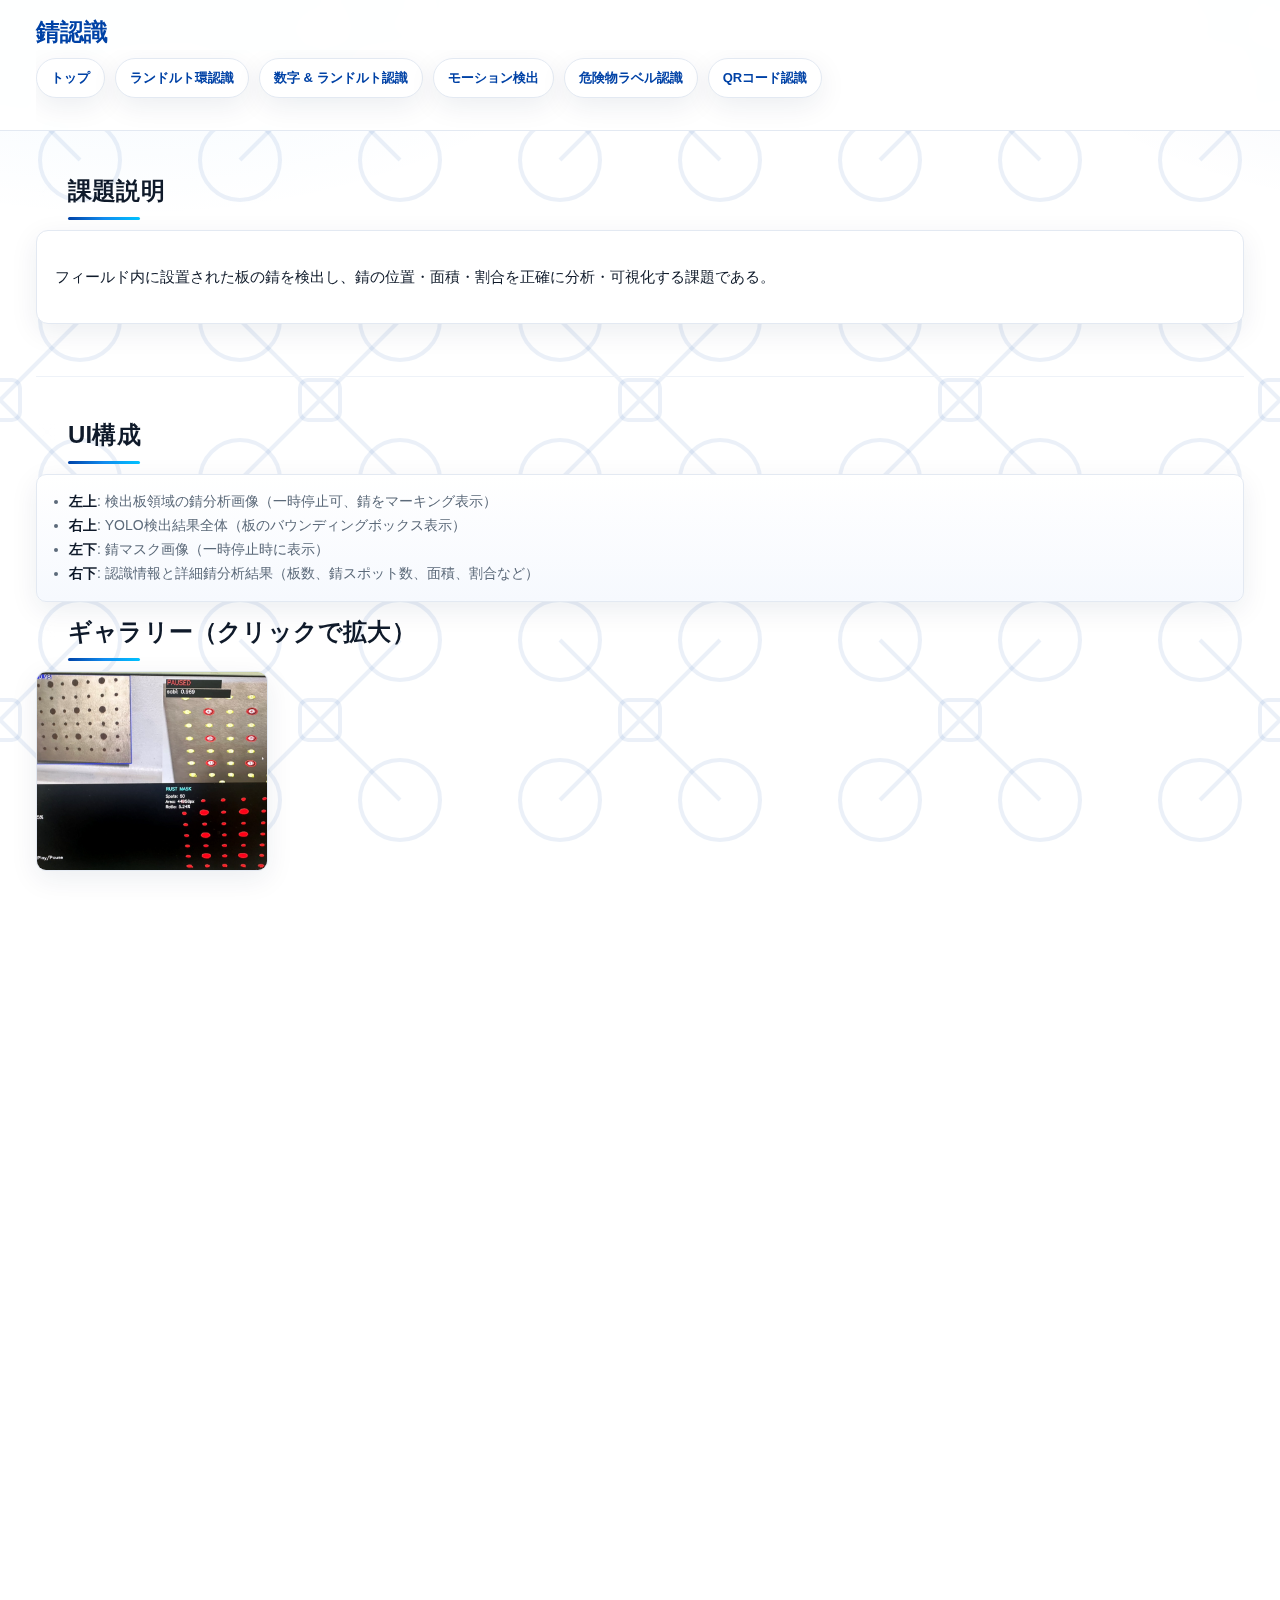
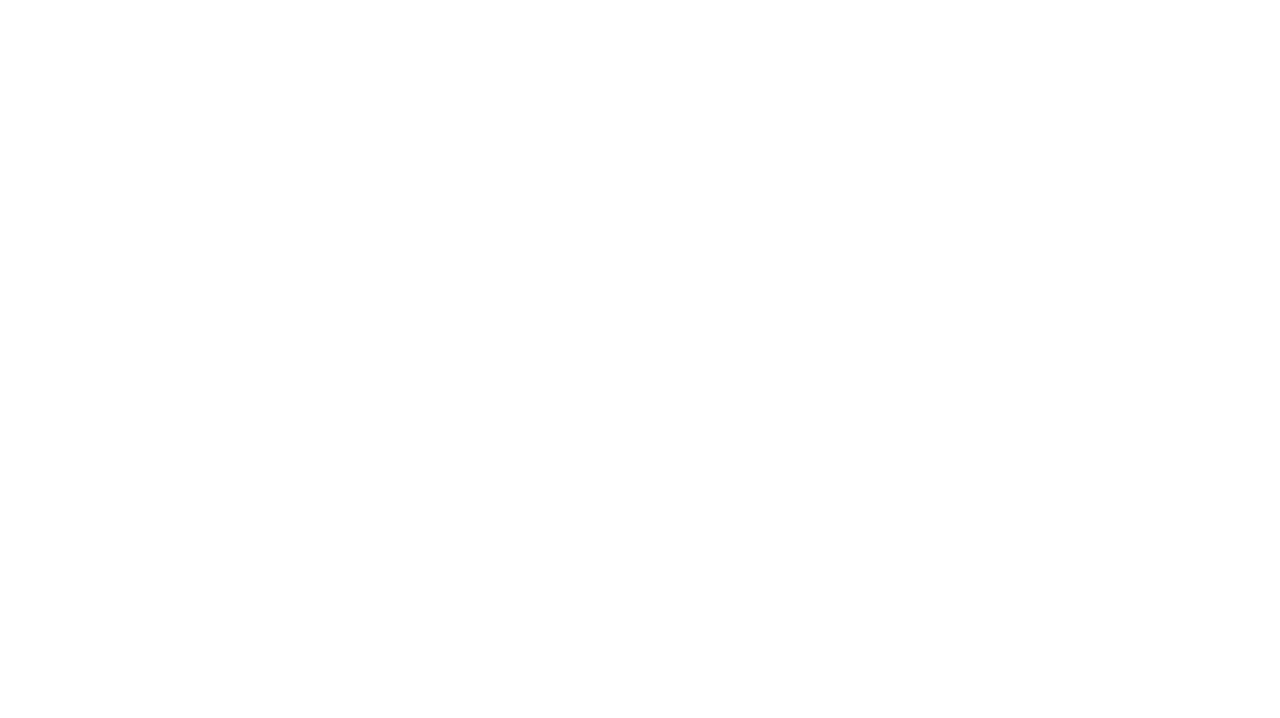
<file: system6.html>
<!DOCTYPE html>
<html lang="ja">
<head>
    <meta charset="UTF-8">
    <meta name="viewport" content="width=device-width, initial-scale=1.0">
    <title>錆認識</title>
    <link rel="stylesheet" href="styles.css">
</head>
<body>
    <header class="site-header">
        <div class="container">
            <div class="header-top">
                <div class="header-title-group">
                    <h1>錆認識</h1>
                </div>
                <button id="mobile-menu-toggle" class="mobile-menu-toggle" aria-label="メニューを開く" type="button">
                    <span></span>
                    <span></span>
                    <span></span>
                </button>
            </div>
            <nav id="header-navigation" class="header-navigation collapsed">
                <div class="nav-wrapper">
                    <nav class="top-nav">
                        <a href="index.html" data-tooltip="トップへ戻る">トップ</a>
                        <a href="system1.html" data-tooltip="ランドルト環認識">ランドルト環認識</a>
                        <a href="system2.html" data-tooltip="数字 & ランドルト認識">数字 & ランドルト認識</a>
                        <a href="system3.html" data-tooltip="モーション検出">モーション検出</a>
                        <a href="system4.html" data-tooltip="危険物ラベル認識">危険物ラベル認識</a>
                        <a href="system5.html" data-tooltip="QRコード認識">QRコード認識</a>
                    </nav>
                </div>
            </nav>
        </div>
    </header>

    <main class="container">
        <section class="system-section">
            <h2>課題説明</h2>
            <div class="text-panel">
                <p>フィールド内に設置された板の錆を検出し、錆の位置・面積・割合を正確に分析・可視化する課題である。</p>
            </div>
        </section>

        <section class="system-section">
            <h2>UI構成</h2>
            <div class="layout-notes">
                <ul>
                    <li><strong>左上</strong>: 検出板領域の錆分析画像（一時停止可、錆をマーキング表示）</li>
                    <li><strong>右上</strong>: YOLO検出結果全体（板のバウンディングボックス表示）</li>
                    <li><strong>左下</strong>: 錆マスク画像（一時停止時に表示）</li>
                    <li><strong>右下</strong>: 認識情報と詳細錆分析結果（板数、錆スポット数、面積、割合など）</li>
                </ul>
            </div>

            <h2>ギャラリー（クリックで拡大）</h2>
            <div class="gallery">
                <img src="images2/sabi.png" alt="錆認識">
            </div>
        </section>

        <section class="system-section">
            <h2>アルゴリズム・実装概要</h2>
            <div class="text-panel">
                <p>本システムは、OBS仮想カメラから入力を受け取り、YOLOモデル（<code>sabi.pt</code>）で板を検出し、検出された板領域内でHSV色空間を用いた詳細な錆分析を実行します。以下の Python ロジックに基づいて設計されています。</p>
                <ul>
                    <li><strong>入力/初期化</strong>: OBS仮想カメラ（<code>cv2.VideoCapture(1)</code>）から1280x720/30FPSで取り込み。セッション毎に <code>sabi/session_YYYYMMDD_HHMMSS</code> を作成。</li>
                    <li><strong>板検出</strong>: <code>YOLO('sabi.pt')</code> で板を検出。検出された板領域内でHSV色空間での錆分析を実行。</li>
                    <li><strong>錆分析</strong>: HSV色空間の明度（V）を利用。明度15-120の範囲で暗い色を錆として認識。ノイズ除去と輪郭検出により錆スポットを識別。</li>
                    <li><strong>面積フィルタ</strong>: 画像サイズに応じた適応的面積フィルタを適用。最小面積30px、最大面積は板領域の1/2以下。円形度フィルタ（0.4以上）で有効な錆輪郭を判定。</li>
                    <li><strong>サイズ分類</strong>: 検出された錆を面積500pxを基準に「S」（小）と「L」（大）の2種類に分類。サイズ別に色分け表示（S: 黄色、L: 赤）。</li>
                    <li><strong>可視化</strong>: 元画像に錆領域を半透明の赤でハイライト、太い赤い輪郭、中心に黄色い×マークと番号を表示。板のバウンディングボックスは水色で強調。</li>
                    <li><strong>四分割ビュー</strong>:
                        <ul>
                            <li>左上: 検出板領域の錆分析画像（錆をマーキング表示、一時停止可）。</li>
                            <li>右上: YOLO検出結果全体（板のバウンディングボックスとラベル・信頼度を表示）。</li>
                            <li>左下: 錆マスク画像（一時停止時に表示、錆部分を赤色で強調）。</li>
                            <li>右下: 認識情報と詳細錆分析結果（板数、錆スポット数、総面積、錆割合、サイズ別統計、板別詳細情報）。</li>
                        </ul>
                    </li>
                    <li><strong>保存</strong>: 一時停止時に左上画像（錆分析）、左下画像（錆マスク）、右上画像（検出結果全体）の3枚を保存。ファイル名に連番・時刻・フレーム数・検出数を含める。</li>
                </ul>
            </div>
        </section>

        <section class="system-section">
            <h2>画面レイアウトと保存動作</h2>
            <div class="text-panel">
                <ul>
                    <li><strong>左上</strong>: 検出板領域の錆分析画像。錆をマーキング表示し、一時停止時に保存可能。一時停止中は「PAUSED」、再生中は「RUST ANALYSIS」と表示。</li>
                    <li><strong>右上</strong>: YOLO検出結果全体。全ての検出板にバウンディングボックスとラベル・信頼度を表示。錆分析結果（板数、錆スポット数、総面積、錆割合）も画像上に表示。</li>
                    <li><strong>左下</strong>: 錆マスク画像。一時停止時に更新され、錆部分を赤色で強調表示。錆スポット数、面積、割合などの情報を表示。</li>
                    <li><strong>右下</strong>: 認識情報と詳細錆分析結果をテキスト表示。板数、錆スポット数、総面積、錆割合、サイズ別統計（S/L）、板別詳細情報、YOLO検出情報、フレーム数、一時停止状態、保存回数などを表示。</li>
                    <li><strong>保存</strong>: 一時停止時に左上画像（錆分析済み）、左下画像（錆マスク）、右上画像（検出結果全体）の3枚を自動保存。各画像には適切な情報をオーバーレイ表示。</li>
                </ul>
            </div>
        </section>

        <section class="system-section">
            <h2>キー操作</h2>
            <div class="text-panel">
                <ul>
                    <li><strong>1</strong>: 左上の一時停止/再開（保存実行）。一時停止時に錆マスクを左下に表示し、3枚の画像を保存。</li>
                    <li><strong>q</strong>: 終了。</li>
                </ul>
            </div>
        </section>
    </main>

    <footer class="site-footer">
        <div class="container">
            <div class="footer-content">
                <small>© 2025 WRS | STM 部門<br>提供：WRS運営事務局</small>
                <div class="footer-links">
                    <a href="https://sogakkan.jp/" target="_blank" rel="noopener noreferrer" class="footer-link">
                        操学舘ドローンスクール
                    </a>
                    <a href="https://www.instagram.com/sds__school?igsh=MXFhcTIyZWtuYWFpOQ==" target="_blank" rel="noopener noreferrer" class="footer-link footer-link-instagram">
                        Instagram
                    </a>
                </div>
            </div>
        </div>
    </footer>

    <script src="script.js"></script>
</body>
</html>
</file>
<file: styles.css>
/* Base */
:root {
  --bg: #ffffff;
  --panel: #ffffff;
  --panel-alt: #f6f9fe;
  --text: #0f1a2a;
  --muted: #5c6a7a;
  --accent: #0042a6; /* 深いインディゴ */
  --accent-2: #118bee; /* 鮮やかなブルー */
  --accent-3: #00c2ff; /* シアン系の補助色 */
  --border: #e3e9f2;
  --divider: #eef2f8;
  --shadow: 0 8px 28px rgba(16, 40, 80, 0.08);
  --drone-svg: url("data:image/svg+xml,%3Csvg width='160' height='160' viewBox='0 0 160 160' xmlns='http://www.w3.org/2000/svg'%3E%3Cg fill='none' stroke='%230042a6' stroke-opacity='0.08' stroke-width='2'%3E%3Ccircle cx='40' cy='40' r='20'/%3E%3Ccircle cx='120' cy='40' r='20'/%3E%3Ccircle cx='40' cy='120' r='20'/%3E%3Ccircle cx='120' cy='120' r='20'/%3E%3Cpath d='M40 40 L120 120 M120 40 L40 120'/%3E%3Crect x='70' y='70' width='20' height='20' rx='4'/%3E%3C/g%3E%3C/svg%3E");
}

* { box-sizing: border-box; }
html { 
  scroll-behavior: smooth;
  scroll-padding-top: 0;
}
html, body { 
  height: 100%;
  overflow-x: hidden;
}
body {
  margin: 0;
  font-family: -apple-system, BlinkMacSystemFont, "Segoe UI", Roboto, "Hiragino Kaku Gothic ProN", "Noto Sans JP", "Yu Gothic UI", Meiryo, Arial, sans-serif;
  background:
    radial-gradient(1200px 800px at 10% -20%, rgba(17,139,238,0.10), transparent 50%),
    radial-gradient(900px 600px at 110% -10%, rgba(0,66,166,0.08), transparent 50%),
    var(--drone-svg),
    var(--bg);
  color: var(--text);
  background-size: auto, auto, 320px 320px, auto;
  background-position: 0 0, 100% -10%, center -80px, 0 0;
  background-attachment: fixed, fixed, fixed, scroll;
  position: relative;
  overflow-x: hidden;
}

/* Background decoration images */
.bg-decoration {
  position: fixed;
  width: 150px;
  height: 150px;
  opacity: 0.06;
  pointer-events: none;
  z-index: 0;
  object-fit: cover;
  border-radius: 8px;
  filter: blur(1px);
  transition: opacity 0.3s ease;
}
body:hover .bg-decoration {
  opacity: 0.08;
}

.container {
  width: 100%;
  max-width: 1240px;
  padding: 0 16px;
  margin: 0 auto;
  position: relative;
  z-index: 1;
}

/* 大画面時のレスポンシブ対応 */
@media (min-width: 1400px) {
  .container {
    max-width: 1400px;
    padding: 0 24px;
  }
  .site-header h1 {
    font-size: 28px;
  }
  .system-section h2 {
    font-size: 28px;
  }
}

@media (min-width: 1920px) {
  .container {
    max-width: 1600px;
    padding: 0 32px;
  }
  .site-header h1 {
    font-size: 32px;
  }
  .system-section h2 {
    font-size: 32px;
  }
  .text-panel {
    font-size: 16px;
    line-height: 1.8;
  }
  .top-nav a {
    font-size: 14px;
    padding: 12px 18px;
  }
}

/* Header */
.site-header {
  position: sticky;
  top: 0;
  z-index: 10;
  backdrop-filter: saturate(120%) blur(10px);
  background: rgba(255,255,255,0.92);
  border-bottom: 1px solid var(--border);
}
.header-top {
  display: flex;
  justify-content: space-between;
  align-items: flex-start;
  gap: 16px;
}
.header-title-group {
  flex: 1;
}
.site-header h1 { margin: 16px 0 2px; font-size: 24px; font-weight: 800; letter-spacing: 0.2px; color: var(--accent); }
.subtitle { margin: 0 0 14px; color: var(--muted); font-size: 13px; }

/* Mobile menu toggle button */
.mobile-menu-toggle {
  display: none;
  flex-direction: column;
  justify-content: space-around;
  width: 32px;
  height: 32px;
  background: transparent;
  border: 1px solid var(--border);
  border-radius: 6px;
  cursor: pointer;
  padding: 4px;
  margin-top: 12px;
  transition: all 200ms ease;
}
.mobile-menu-toggle:hover {
  background: rgba(17,139,238,0.1);
  border-color: var(--accent);
}
.mobile-menu-toggle span {
  display: block;
  width: 100%;
  height: 3px;
  background: var(--accent);
  border-radius: 2px;
  transition: all 300ms ease;
  transform-origin: center;
}
.mobile-menu-toggle.active span:nth-child(1) {
  transform: translateY(8px) rotate(45deg);
}
.mobile-menu-toggle.active span:nth-child(2) {
  opacity: 0;
  transform: scaleX(0);
}
.mobile-menu-toggle.active span:nth-child(3) {
  transform: translateY(-8px) rotate(-45deg);
}

.header-navigation {
  transition: max-height 300ms ease, opacity 300ms ease;
  overflow: hidden;
}
.header-navigation:not(.collapsed) {
  max-height: 2000px;
  opacity: 1;
}
.header-navigation.collapsed {
  max-height: 0;
  opacity: 0;
  margin: 0;
  padding: 0;
}
.nav-wrapper {
  display: flex;
  flex-wrap: wrap;
  gap: 12px;
  align-items: center;
  justify-content: space-between;
  padding-bottom: 16px;
}

/* デスクトップ表示時はナビゲーションを常に表示 */
@media (min-width: 861px) {
  .header-navigation.collapsed {
    max-height: none;
    opacity: 1;
    margin: 0;
    padding: 0;
  }
  .header-navigation {
    max-height: none;
    opacity: 1;
  }
}

.top-nav { display: flex; flex-wrap: wrap; gap: 10px; padding: 8px 0 16px; }
.top-nav a {
  color: var(--accent);
  text-decoration: none;
  padding: 10px 14px;
  background: #ffffff;
  border: 1px solid var(--border);
  border-radius: 999px;
  font-size: 13px;
  font-weight: 600;
  box-shadow: var(--shadow);
}
.top-nav a:hover { border-color: var(--accent); color: #ffffff; background: linear-gradient(90deg, var(--accent), var(--accent-2)); transform: translateY(-1px); }

/* Tooltips for navigation */
.top-nav a[data-tooltip] { position: relative; }
.top-nav a[data-tooltip]::after {
  content: attr(data-tooltip);
  position: absolute;
  left: 50%;
  bottom: calc(100% + 10px);
  transform: translateX(-50%);
  white-space: nowrap;
  background: rgba(10, 20, 40, 0.9);
  color: #fff;
  padding: 6px 10px;
  border-radius: 6px;
  border: 1px solid var(--border);
  font-size: 12px;
  line-height: 1;
  opacity: 0;
  pointer-events: none;
  transition: opacity 140ms ease, transform 140ms ease;
  transform-origin: bottom center;
}

/* Tabs */
.tabs {
  display: inline-flex;
  gap: 8px;
  padding: 6px;
  background: #ffffff;
  border: 1px solid var(--border);
  border-radius: 999px;
  box-shadow: var(--shadow);
}
.tabs button {
  appearance: none;
  border: 1px solid transparent;
  background: transparent;
  color: var(--accent);
  padding: 8px 14px;
  border-radius: 999px;
  font-weight: 700;
  cursor: pointer;
}
.tabs button.active {
  color: #ffffff;
  background: linear-gradient(90deg, var(--accent), var(--accent-2));
  border-color: transparent;
}
.portfolio-section { display: none; }
.portfolio-section.active { display: block; }

.hardware-placeholder {
  display: grid;
  grid-template-columns: repeat(auto-fill, minmax(280px, 1fr));
  gap: 20px;
}
.hardware-card {
  display: flex;
  flex-direction: column;
  border: 1px solid var(--border);
  border-radius: 16px;
  background: #fff;
  box-shadow: var(--shadow);
  overflow: hidden;
  text-decoration: none;
  color: inherit;
  transition: transform 240ms ease, box-shadow 240ms ease;
  position: relative;
}
.hardware-card:hover {
  transform: translateY(-4px);
  box-shadow: 0 12px 36px rgba(16, 40, 80, 0.15);
  border-color: var(--accent);
}
.hardware-card-image {
  position: relative;
  width: 100%;
  height: 200px;
  overflow: hidden;
  background: linear-gradient(135deg, #f0f4ff 0%, #e8f0ff 100%);
}
.hardware-card-image img {
  width: 100%;
  height: 100%;
  object-fit: cover;
  transition: transform 320ms ease;
}
.hardware-card:hover .hardware-card-image img {
  transform: scale(1.08);
}
.hardware-card-content {
  padding: 18px;
  flex: 1;
  display: flex;
  flex-direction: column;
}
.hardware-card h3 {
  margin: 0 0 8px;
  font-size: 17px;
  font-weight: 700;
  color: var(--accent);
  line-height: 1.4;
  transition: color 200ms ease;
}
.hardware-card:hover h3 {
  color: var(--accent-2);
}
.hardware-card p {
  margin: 0;
  color: var(--muted);
  font-size: 13px;
  line-height: 1.6;
  flex: 1;
}

/* Software cards */
.software-cards {
  display: grid;
  grid-template-columns: repeat(auto-fill, minmax(300px, 1fr));
  gap: 20px;
  margin-top: 20px;
}
.software-card {
  display: flex;
  flex-direction: column;
  border: 1px solid var(--border);
  border-radius: 16px;
  background: #fff;
  box-shadow: var(--shadow);
  overflow: hidden;
  text-decoration: none;
  color: inherit;
  transition: transform 240ms ease, box-shadow 240ms ease;
  position: relative;
}
.software-card:hover {
  transform: translateY(-4px);
  box-shadow: 0 12px 36px rgba(16, 40, 80, 0.15);
  border-color: var(--accent);
}
.software-card-image {
  position: relative;
  width: 100%;
  height: 220px;
  overflow: hidden;
  background: linear-gradient(135deg, #f0f4ff 0%, #e8f0ff 100%);
}
.software-card-image img {
  width: 100%;
  height: 100%;
  object-fit: cover;
  transition: transform 320ms ease;
}
.software-card:hover .software-card-image img {
  transform: scale(1.08);
}
.software-card-content {
  padding: 20px;
  flex: 1;
  display: flex;
  flex-direction: column;
  gap: 12px;
}
.software-card h3 {
  margin: 0;
  font-size: 18px;
  font-weight: 700;
  color: var(--accent);
  line-height: 1.4;
  transition: color 200ms ease;
}
.software-card:hover h3 {
  color: var(--accent-2);
}
.software-card-description {
  margin: 0;
  color: var(--muted);
  font-size: 14px;
  line-height: 1.7;
  flex: 1;
}
.software-card-features {
  display: flex;
  flex-wrap: wrap;
  gap: 8px;
  margin-top: 4px;
}
.feature-tag {
  display: inline-block;
  padding: 4px 10px;
  background: linear-gradient(135deg, rgba(17,139,238,0.1) 0%, rgba(0,66,166,0.08) 100%);
  border: 1px solid rgba(17,139,238,0.2);
  border-radius: 12px;
  font-size: 11px;
  font-weight: 600;
  color: var(--accent);
  transition: all 200ms ease;
}
.software-card:hover .feature-tag {
  background: linear-gradient(135deg, rgba(17,139,238,0.15) 0%, rgba(0,66,166,0.12) 100%);
  border-color: rgba(17,139,238,0.3);
  transform: translateY(-1px);
}

/* Header mini tabs */
.tabs--mini { padding: 4px; gap: 6px; }
.tabs--mini button { padding: 6px 10px; font-weight: 700; font-size: 12px; }

.nav-group { display: none; }
.nav-group.active { display: flex; }
.top-nav a[data-tooltip]::before {
  content: '';
  position: absolute;
  left: 50%;
  bottom: 100%;
  transform: translateX(-50%);
  border: 6px solid transparent;
  border-top-color: rgba(10, 20, 40, 0.9);
  opacity: 0;
  transition: opacity 140ms ease;
}
.top-nav a[data-tooltip]:hover::after,
.top-nav a[data-tooltip]:focus-visible::after,
.top-nav a[data-tooltip]:hover::before,
.top-nav a[data-tooltip]:focus-visible::before {
  opacity: 1;
}

/* Sections */
.system-section { margin: 44px 0 52px; }
.system-section h2 { margin: 14px 0 10px; font-size: 24px; font-weight: 800; letter-spacing: 0.2px; }
.system-section h2::after { content: ""; display: block; width: 72px; height: 3px; background: linear-gradient(90deg, var(--accent), var(--accent-2), var(--accent-3)); border-radius: 2px; margin-top: 10px; }
.system-section .desc { margin: 8px 0 18px; color: var(--muted); font-size: 14px; }

/* Section separators for clearer grouping */
.system-section + .system-section { border-top: 1px solid var(--divider); padding-top: 28px; }

/* Notes */
.layout-notes {
  margin: 8px 0 14px;
  background: linear-gradient(180deg, #ffffff, var(--panel-alt));
  border: 1px solid var(--border);
  border-radius: 10px;
  padding: 12px 14px;
  box-shadow: var(--shadow);
}
.layout-notes ul { margin: 0; padding-left: 18px; color: var(--text); font-size: 14px; }
.layout-notes li { margin: 6px 0; color: var(--muted); }
.layout-notes li strong { color: var(--text); }

/* Grid */
.quad-grid {
  display: grid;
  grid-template-columns: repeat(2, 1fr);
  grid-template-rows: repeat(2, 1fr);
  gap: 12px;
}
.quad-grid .panel.wide {
  grid-column: 1 / 3;
}

.panel {
  position: relative;
  background: linear-gradient(180deg, var(--panel), var(--panel-alt));
  border: 1px solid var(--border);
  border-radius: 12px;
  min-height: 180px;
  overflow: hidden;
  box-shadow: var(--shadow);
}
.panel::before {
  content: attr(data-label);
  position: absolute;
  top: 8px;
  left: 8px;
  background: #f4f8ff;
  border: 1px solid var(--border);
  color: var(--accent);
  font-size: 12px;
  padding: 4px 8px;
  border-radius: 6px;
  z-index: 2;
}
.panel img {
  position: absolute;
  inset: 0;
  width: 100%;
  height: 100%;
  object-fit: cover;
  transition: transform 260ms ease;
}
.panel:hover img { transform: scale(1.03); }

.text-panel { padding: 18px; font-size: 15px; line-height: 1.75; background: #ffffff; border: 1px solid var(--border); border-radius: 12px; box-shadow: var(--shadow); }
.text-panel ul { margin: 0; padding-left: 16px; }
.text-panel li { margin: 6px 0; }

/* QR */
.qr-grid .qr-save {
  display: flex;
  flex-direction: column;
  gap: 8px;
  padding: 16px;
}
.qr-save input {
  background: #ffffff;
  color: var(--text);
  border: 1px solid var(--border);
  border-radius: 8px;
  padding: 12px 14px;
  box-shadow: var(--shadow);
}
.qr-save button {
  align-self: start;
  background: linear-gradient(90deg, var(--accent), var(--accent-2));
  color: #ffffff;
  border: none;
  border-radius: 8px;
  padding: 10px 14px;
  cursor: pointer;
  font-weight: 700;
  box-shadow: var(--shadow);
}
.qr-list {
  list-style: none;
  margin: 8px 0 0;
  padding: 0;
  display: flex;
  flex-direction: column;
  gap: 6px;
}
.qr-list li {
  display: flex;
  justify-content: space-between;
  align-items: center;
  gap: 12px;
  background: #ffffff;
  border: 1px solid var(--border);
  border-radius: 8px;
  padding: 8px 10px;
  font-size: 13px;
  box-shadow: var(--shadow);
}
.qr-list li button {
  background: transparent;
  border: 1px solid var(--border);
  color: var(--accent);
  border-radius: 6px;
  padding: 4px 8px;
  cursor: pointer;
}
.qr-list li button:hover { border-color: var(--accent); color: var(--accent); }

/* Footer */
.site-footer { padding: 30px 0; color: var(--muted); border-top: 1px solid var(--border); margin-top: 40px; background: #f7faff; }
.footer-content {
  display: flex;
  justify-content: space-between;
  align-items: center;
  flex-wrap: wrap;
  gap: 16px;
}
.footer-links {
  display: flex;
  gap: 20px;
  align-items: center;
}
.footer-link {
  color: var(--accent);
  text-decoration: none;
  font-size: 14px;
  font-weight: 600;
  padding: 6px 12px;
  border-radius: 6px;
  transition: all 200ms ease;
  border: 1px solid transparent;
}
.footer-link:hover {
  background: rgba(17,139,238,0.1);
  border-color: rgba(17,139,238,0.2);
  transform: translateY(-1px);
}
.footer-link-instagram {
  position: relative;
  padding-left: 28px;
}
.footer-link-instagram::before {
  content: '';
  position: absolute;
  left: 8px;
  top: 50%;
  transform: translateY(-50%);
  width: 16px;
  height: 16px;
  background-image: url("data:image/svg+xml,%3Csvg xmlns='http://www.w3.org/2000/svg' viewBox='0 0 24 24' fill='%230042a6'%3E%3Cpath d='M12 2.163c3.204 0 3.584.012 4.85.07 3.252.148 4.771 1.691 4.919 4.919.058 1.265.069 1.645.069 4.849 0 3.205-.012 3.584-.069 4.849-.149 3.225-1.664 4.771-4.919 4.919-1.266.058-1.644.07-4.85.07-3.204 0-3.584-.012-4.849-.07-3.26-.149-4.771-1.699-4.919-4.92-.058-1.265-.07-1.644-.07-4.849 0-3.204.013-3.583.07-4.849.149-3.227 1.664-4.771 4.919-4.919 1.266-.057 1.645-.069 4.849-.069zm0-2.163c-3.259 0-3.667.014-4.947.072-4.358.2-6.78 2.618-6.98 6.98-.059 1.281-.073 1.689-.073 4.948 0 3.259.014 3.668.072 4.948.2 4.358 2.618 6.78 6.98 6.98 1.281.058 1.689.072 4.948.072 3.259 0 3.668-.014 4.948-.072 4.354-.2 6.782-2.618 6.979-6.98.059-1.28.073-1.689.073-4.948 0-3.259-.014-3.667-.072-4.947-.196-4.354-2.617-6.78-6.979-6.98-1.281-.059-1.69-.073-4.949-.073zm0 5.838c-3.403 0-6.162 2.759-6.162 6.162s2.759 6.163 6.162 6.163 6.162-2.759 6.162-6.163c0-3.403-2.759-6.162-6.162-6.162zm0 10.162c-2.209 0-4-1.79-4-4 0-2.209 1.791-4 4-4s4 1.791 4 4c0 2.21-1.791 4-4 4zm6.406-11.845c-.796 0-1.441.645-1.441 1.44s.645 1.44 1.441 1.44c.795 0 1.439-.645 1.439-1.44s-.644-1.44-1.439-1.44z'/%3E%3C/svg%3E");
  background-size: contain;
  background-repeat: no-repeat;
}
@media (max-width: 600px) {
  .footer-content {
    flex-direction: column;
    text-align: center;
  }
  .footer-links {
    justify-content: center;
  }
}

/* Partner section */
.partner-grid {
  display: grid;
  grid-template-columns: repeat(auto-fit, minmax(400px, 1fr));
  gap: 24px;
  margin-top: 20px;
}
.partner-card {
  border: 1px solid var(--border);
  border-radius: 12px;
  padding: 24px;
  background: #ffffff;
  box-shadow: var(--shadow);
}
.partner-card h3 {
  margin: 0 0 16px;
  font-size: 22px;
  font-weight: 700;
  color: var(--accent);
  border-bottom: 2px solid var(--accent);
  padding-bottom: 8px;
}
.partner-links {
  display: flex;
  gap: 12px;
  flex-wrap: wrap;
}
.partner-link {
  display: inline-flex;
  align-items: center;
  padding: 8px 16px;
  background: linear-gradient(90deg, var(--accent), var(--accent-2));
  color: #ffffff;
  text-decoration: none;
  border-radius: 6px;
  font-size: 13px;
  font-weight: 600;
  transition: all 200ms ease;
  box-shadow: var(--shadow);
}
.partner-link:hover {
  transform: translateY(-2px);
  box-shadow: 0 6px 20px rgba(17,139,238,0.25);
}
.partner-link-instagram {
  position: relative;
  padding-left: 36px;
}
.partner-link-instagram::before {
  content: '';
  position: absolute;
  left: 12px;
  top: 50%;
  transform: translateY(-50%);
  width: 18px;
  height: 18px;
  background-image: url("data:image/svg+xml,%3Csvg xmlns='http://www.w3.org/2000/svg' viewBox='0 0 24 24' fill='%23ffffff'%3E%3Cpath d='M12 2.163c3.204 0 3.584.012 4.85.07 3.252.148 4.771 1.691 4.919 4.919.058 1.265.069 1.645.069 4.849 0 3.205-.012 3.584-.069 4.849-.149 3.225-1.664 4.771-4.919 4.919-1.266.058-1.644.07-4.85.07-3.204 0-3.584-.012-4.849-.07-3.26-.149-4.771-1.699-4.919-4.92-.058-1.265-.07-1.644-.07-4.849 0-3.204.013-3.583.07-4.849.149-3.227 1.664-4.771 4.919-4.919 1.266-.057 1.645-.069 4.849-.069zm0-2.163c-3.259 0-3.667.014-4.947.072-4.358.2-6.78 2.618-6.98 6.98-.059 1.281-.073 1.689-.073 4.948 0 3.259.014 3.668.072 4.948.2 4.358 2.618 6.78 6.98 6.98 1.281.058 1.689.072 4.948.072 3.259 0 3.668-.014 4.948-.072 4.354-.2 6.782-2.618 6.979-6.98.059-1.28.073-1.689.073-4.948 0-3.259-.014-3.667-.072-4.947-.196-4.354-2.617-6.78-6.979-6.98-1.281-.059-1.69-.073-4.949-.073zm0 5.838c-3.403 0-6.162 2.759-6.162 6.162s2.759 6.163 6.162 6.163 6.162-2.759 6.162-6.163c0-3.403-2.759-6.162-6.162-6.162zm0 10.162c-2.209 0-4-1.79-4-4 0-2.209 1.791-4 4-4s4 1.791 4 4c0 2.21-1.791 4-4 4zm6.406-11.845c-.796 0-1.441.645-1.441 1.44s.645 1.44 1.441 1.44c.795 0 1.439-.645 1.439-1.44s-.644-1.44-1.439-1.44z'/%3E%3C/svg%3E");
  background-size: contain;
  background-repeat: no-repeat;
}

/* Responsive */
@media (max-width: 860px) {
  .quad-grid { grid-template-columns: 1fr; grid-template-rows: none; }
  .quad-grid .panel.wide { grid-column: auto; }
  .hardware-placeholder { grid-template-columns: 1fr; gap: 16px; }
  .hardware-card-image { height: 180px; }
  .software-cards { grid-template-columns: 1fr; gap: 16px; }
  .software-card-image { height: 200px; }
  .bg-decoration { display: none; }
  .partner-grid { grid-template-columns: 1fr; gap: 20px; }
  
  /* Mobile header */
  .mobile-menu-toggle {
    display: flex;
  }
  .header-navigation {
    max-height: 0;
    opacity: 0;
    margin: 0;
    padding: 0;
    overflow: hidden;
  }
  .header-navigation:not(.collapsed) {
    max-height: 2000px;
    opacity: 1;
    margin-top: 12px;
    padding-bottom: 0;
  }
  .header-navigation.active:not(.collapsed) {
    max-height: 2000px;
    opacity: 1;
    margin-top: 12px;
    padding-bottom: 0;
  }
  .nav-wrapper {
    flex-direction: column;
    align-items: stretch;
    gap: 12px;
    padding-bottom: 16px;
  }
  .top-nav {
    flex-direction: column;
    width: 100%;
    gap: 8px;
  }
  .top-nav a {
    width: 100%;
    text-align: center;
    padding: 12px;
  }
  .tabs {
    width: 100%;
    justify-content: center;
  }
  .site-header h1 {
    font-size: 20px;
  }
  .subtitle {
    font-size: 12px;
  }
}

/* Gallery */
.gallery {
  display: grid;
  grid-template-columns: repeat(auto-fill, minmax(220px, 1fr));
  gap: 12px;
  margin-bottom: 14px;
}
.gallery img {
  width: 100%;
  height: 200px;
  object-fit: cover;
  border-radius: 10px;
  border: 1px solid var(--border);
  background: var(--panel);
  box-shadow: var(--shadow);
  transition: transform 240ms ease, box-shadow 240ms ease;
}
.gallery img:hover { transform: translateY(-2px) scale(1.01); box-shadow: 0 10px 32px rgba(16, 40, 80, 0.12); cursor: zoom-in; }

/* Lightbox */
.lightbox-overlay {
  position: fixed;
  inset: 0;
  background: rgba(10,20,40,0.7);
  display: none;
  align-items: center;
  justify-content: center;
  z-index: 1000;
}
.lightbox-overlay.active { display: flex; animation: fadeIn 160ms ease-out; }
.lightbox-content {
  position: relative;
  max-width: 98vw;
  max-height: 98vh;
  background: #ffffff;
  border: 1px solid var(--border);
  border-radius: 12px;
  box-shadow: 0 10px 40px rgba(10,20,40,0.25);
  overflow: hidden;
  padding: 0;
  margin: 0;
}
.lightbox-img {
  display: block;
  max-width: 98vw;
  max-height: 98vh;
  width: auto;
  height: auto;
  object-fit: contain;
  padding: 0;
  margin: 0;
}
.lightbox-close {
  position: absolute;
  top: 12px;
  right: 12px;
  background: linear-gradient(90deg, var(--accent), var(--accent-2));
  color: #ffffff;
  border: none;
  border-radius: 8px;
  padding: 10px 16px;
  cursor: pointer;
  font-size: 14px;
  font-weight: 600;
  z-index: 1001;
  box-shadow: 0 4px 12px rgba(0, 0, 0, 0.3);
  transition: transform 200ms ease, box-shadow 200ms ease;
}
.lightbox-close:hover {
  transform: scale(1.05);
  box-shadow: 0 6px 16px rgba(0, 0, 0, 0.4);
}

@keyframes fadeIn { from { opacity: 0 } to { opacity: 1 } }

/* Focus visibility for accessibility */
:where(a, button, input):focus-visible {
  outline: 3px solid rgba(17,139,238,0.35);
  outline-offset: 2px;
  border-radius: 8px;
}

/* Drone hero section */
.hero {
  position: relative;
  margin: 18px 0 8px;
  border: 1px solid var(--border);
  border-radius: 16px;
  padding: 36px 24px;
  background:
    radial-gradient(800px 500px at 10% 0%, rgba(17,139,238,0.12), transparent 60%),
    radial-gradient(700px 480px at 100% 20%, rgba(0,66,166,0.10), transparent 60%),
    #ffffff;
  box-shadow: var(--shadow);
  overflow: hidden;
}
.hero--with-photo { padding: 0; }
.hero .hero-inner { display: grid; grid-template-columns: 1.3fr 1fr; gap: 0; align-items: stretch; }
.hero .hero-copy { padding: 36px 28px; }
.hero .hero-media {
  position: relative;
  min-height: 240px;
  border-left: 1px solid var(--border);
  overflow: hidden;
}
.hero-slide {
  position: absolute;
  inset: 0;
  background-size: cover;
  background-position: center;
  opacity: 0;
  transition: opacity 1s ease-in-out;
}
.hero-slide.active {
  opacity: 1;
}
.hero .hero-media::before {
  content: '';
  position: absolute;
  inset: 0;
  background: linear-gradient(120deg, rgba(255,255,255,0.0) 0%, rgba(255,255,255,0.08) 30%, rgba(255,255,255,0.25) 100%);
  z-index: 1;
  pointer-events: none;
}
.hero .hero-media::after {
  content: '';
  position: absolute;
  right: -24px; top: -24px; width: 280px; height: 280px;
  background-image: var(--drone-svg);
  background-size: 100% 100%; opacity: 0.12; pointer-events: none;
}
.hero .cta {
  margin-top: 14px;
  display: inline-block;
  padding: 10px 14px;
  background: linear-gradient(90deg, var(--accent), var(--accent-2));
  color: #ffffff; text-decoration: none; border-radius: 999px; font-weight: 700; box-shadow: var(--shadow);
}
.hero-academic {
  margin-top: 20px;
  font-size: 48px;
  font-weight: 900;
  letter-spacing: 4px;
  background: linear-gradient(135deg, var(--accent) 0%, var(--accent-2) 50%, var(--accent-3) 100%);
  -webkit-background-clip: text;
  -webkit-text-fill-color: transparent;
  background-clip: text;
  line-height: 1.2;
}
@media (max-width: 920px) {
  .hero-academic {
    font-size: 36px;
    letter-spacing: 2px;
  }
}
@media (max-width: 920px) {
  .hero .hero-inner { grid-template-columns: 1fr; }
  .hero .hero-media { height: 200px; border-left: none; border-top: 1px solid var(--border); }
}
.hero::after {
  content: '';
  position: absolute;
  right: -30px;
  bottom: -30px;
  width: 360px;
  height: 360px;
  background-image: var(--drone-svg);
  background-size: 100% 100%;
  opacity: 0.12;
  pointer-events: none;
}
.hero h2 {
  margin: 0 0 8px;
  font-size: 26px;
  font-weight: 900;
  letter-spacing: 0.2px;
  color: var(--accent);
}
.hero p { margin: 0; color: var(--muted); font-size: 14px; }

/* Drone icons on section titles */
.system-section h2 {
  position: relative;
  padding-left: 32px;
}
.system-section h2::before {
  content: '';
  position: absolute;
  left: 0;
  top: 2px;
  width: 22px;
  height: 22px;
  background-image: var(--drone-svg);
  background-size: 22px 22px;
  background-repeat: no-repeat;
  opacity: 0.35;
  filter: hue-rotate(10deg) saturate(120%);
}
</file>
